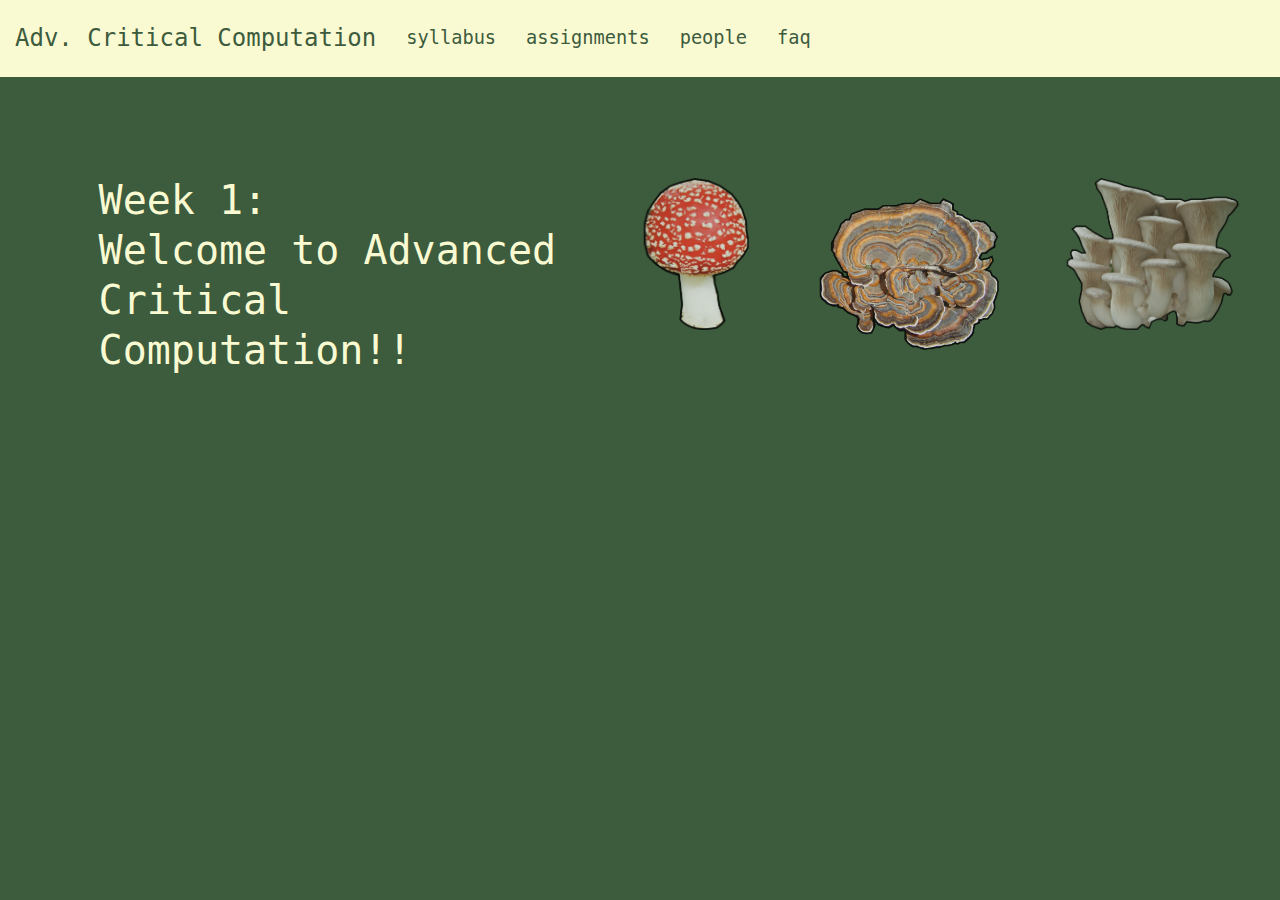
<file: index.html>
<!DOCTYPE html>
<html lang="en">
  <head>
    <meta charset="utf-8" />
    <meta http-equiv="X-UA-Compatible" content="IE=edge" />
    <meta name="viewport" content="width=device-width, initial-scale=1" />

    <title>Advanced Critical Computation </title>

    <!-- import the webpage's stylesheet -->
    <link rel="stylesheet" href="style.css" />

    <!-- import the webpage's javascript file -->
    <script src="/script.js" defer></script>
    <!-- import Google Font-->
    <link
      href="https://fonts.googleapis.com/css?family=Inconsolata&display=swap"
      rel="stylesheet"
    />
  </head>
  <body id="home">
    <div class="nav-container">
      <div class="title" style="font-size: 24px">
        Adv. Critical Computation
      </div>
      <div><a href="https://docs.google.com/document/d/1MHW4gKqAebGxtlj-LQ_BSc9FRSwSBS0zRttLsPj8EAE/edit#">syllabus</a></div>
      <div><a href="assignment/">assignments</a></div>
      <div><a href="people/">people</a></div>
      <div><a href="faq/">faq</a></div>
    </div>

    <div class="main-container">
      <div id="home-panel">
        <div class="blackBox">
          <div class="splash">
            Week 1: <br>
            Welcome to Advanced Critical Computation!! 
          </div>
        </div>
        <div class="falling-leaves">
        </div>
      </div>
      <div class="falling-leaves">
        <img id="king-trumpet" src="king_trumpet.png"/>
        <img id="turkey-tail "src="turkey_tail.png"/>
        <img id="toad-stool" src="toad_stool.png"/>
      </div>


    </div>
  </body>
</html>
</file>
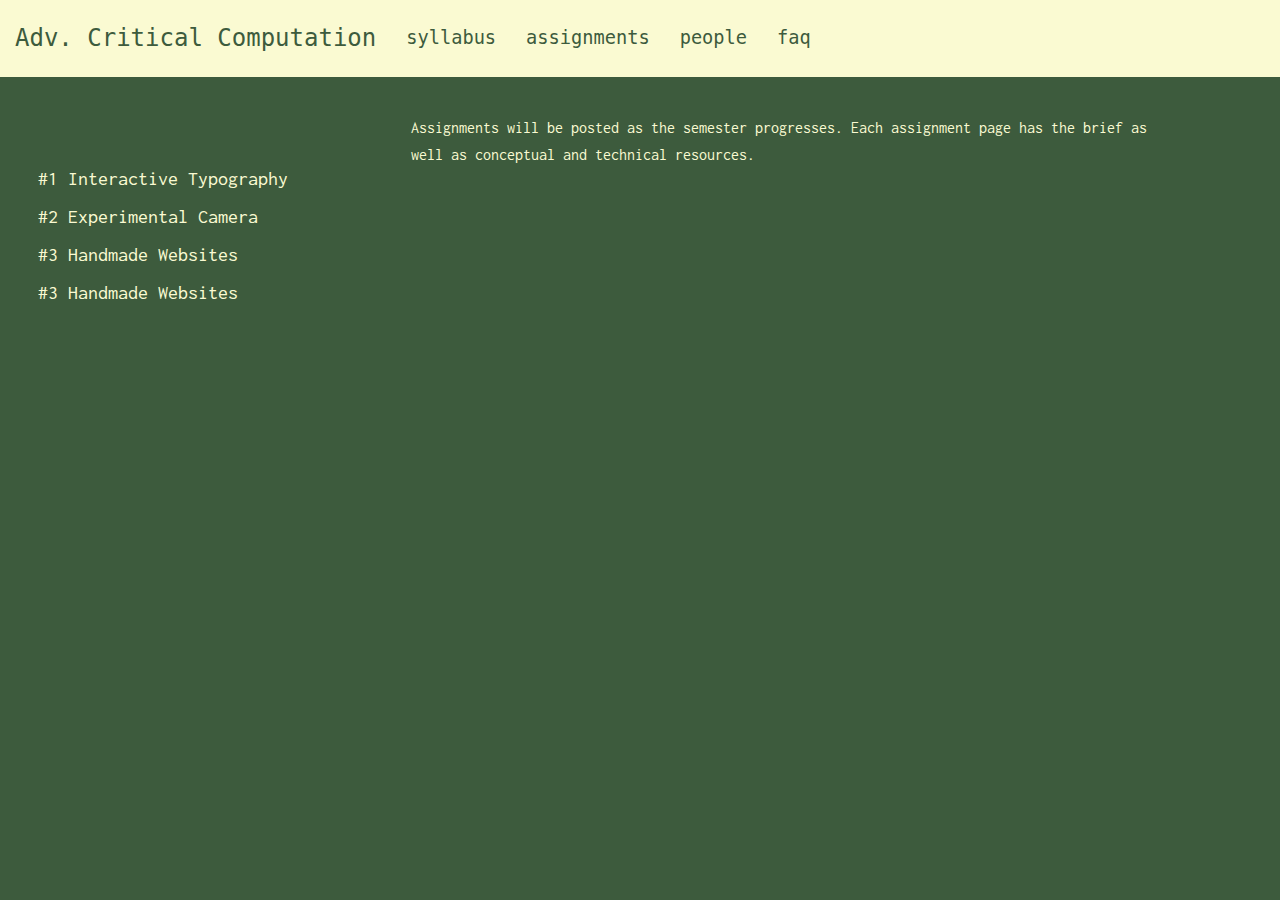
<file: assignment/index.html>
<!DOCTYPE html>
<html lang="en">
  <head>
    <meta charset="utf-8" />
    <meta http-equiv="X-UA-Compatible" content="IE=edge" />
    <meta name="viewport" content="width=device-width, initial-scale=1" />

    <title>Advanced Critical Computation </title>

    <!-- import the webpage's stylesheet -->
    <link rel="stylesheet" href="../style.css" />

    <!-- import the webpage's javascript file -->
    <script src="/script.js" defer></script>
  </head>
  <body>
    <div id="left" class="column">
      <div class="top-left"></div>
      <div class="bottom"></div>
    </div>
    <div id="right" class="column">
      <div class="top-right"></div>
      <div class="bottom"></div>
    </div>

    <div class="nav-container">
      <div class="title" style="font-size: 24px">
  <a href="../"> Adv. Critical Computation </a>
      </div>
      <div><a href="https://docs.google.com/document/d/1MHW4gKqAebGxtlj-LQ_BSc9FRSwSBS0zRttLsPj8EAE/edit#">syllabus</a></div>
 
      <div><a href="../assignment/">assignments</a></div>
      
      <div><a href="../people/">people</a></div>
      <div><a href="../faq/">faq</a></div>
    </div>

    <div class="main-container">
      <div id="sub-nav">
        <ul>
          <li><a href="1.html">#1 Interactive Typography</a></li>
          <li><a href="2.html">#2 Experimental Camera</a></li>
          <li><a href="3.html">#3 Handmade Websites</a></li>
          <li><a href="4.html">#3 Handmade Websites</a></li>
          <!-- 
          <li><a href="3.html">#3 Alt Interface</a></li>
          <li><a href="4.html">#4 Digital Divination </a></li>
          <li><a href="5.html">#5 Make Your Library </a></li> -->
        </ul>
      </div>
      <div id="main-panel">Assignments will be posted as the semester progresses. Each assignment page has the brief as well as conceptual and technical resources.</div>
    </div>
  </body>
</html>
</file>
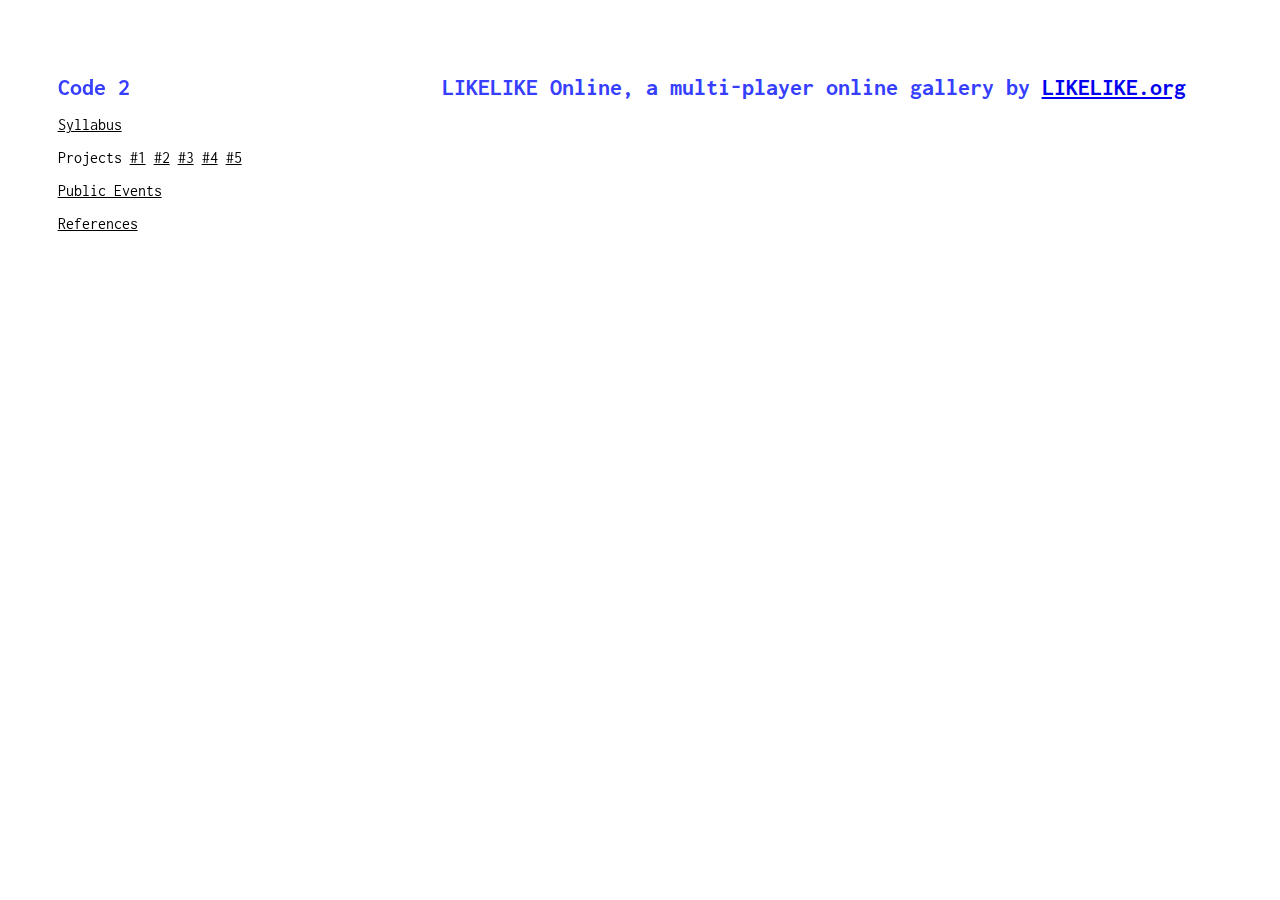
<file: old_code_2_website_files/index.html>
<!DOCTYPE html>
<html lang="en">
  <head>
    <title>Code 2</title>
    <meta charset="utf-8" />
    <meta http-equiv="X-UA-Compatible" content="IE=edge" />
    <meta name="viewport" content="width=device-width, initial-scale=1" />

    <!-- import the webpage's stylesheet -->
    <link rel="stylesheet" href="style.css" />

    <!-- import the webpage's javascript file -->
    <script src="/script.js" defer></script>

    <!-- import Google Font-->
    <link
      href="https://fonts.googleapis.com/css?family=Inconsolata&display=swap"
      rel="stylesheet"
    />
  </head>
  <body>
    <div class="nav">
      <h1>Code 2</h1>
      <ul>
        <li>
          <a
            href="https://docs.google.com/document/d/16yNNHgZIqe3B8W9TLSEBrOSo2KsAF5qVFqkZ8sEh2mc/edit?usp=sharing"
            target="blank"
            >Syllabus</a
          >
        </li>
         <li>
          Projects <a href="p1.html">#1</a> <a href="p2.html">#2</a>
          <a href="p3.html">#3</a> <a href="p4.html">#4</a> <a href="p5.html">#5</a>
        </li>
        <li><a href="events.html">Public Events</a></li>
        <li><a href="readings.html">References</a></li>
<!--         <li><a href="people.html">People</a></li> -->
      </ul>
    </div>

    <div class="content">
      
<!--             <h1>
        VIRUS (2020), Ksawery Kirklewski
      </h1>
      <iframe src ="https://www.ksawerykomputery.pl/works/virus"></iframe> -->
      
      <h1>
        LIKELIKE Online, a multi-player online gallery by <a href="http://likelike.org/shows/">LIKELIKE.org</a>
      </h1>
      <iframe src ="https://likelike.glitch.me/?room=likelikeOutside"></iframe>
      
<!--       <h1>
        Drag your mouse on screen to reveal the sentence:
      </h1>
      <h1>
        <iframe src="https://editor.p5js.org/xinxin/embed/rkrze5cqaJN"></iframe>
      </h1>

      <p>
        Generative Gestaltung – Creative Coding im Web
        <br />
        ISBN: 978-3-87439-902-9, First Edition, Hermann Schmidt, Mainz, 2018
        <br />Benedikt Groß, Hartmut Bohnacker, Julia Laub, Claudius Lazzeroni
        with contributions by Joey Lee and Niels Poldervaart <br />Copyright
        2018
        <br />Licensed under the Apache License, Version 2.0 (the "License");
        you may not use this file except in compliance with the License. You may
        obtain a copy of the License at
        http://www.apache.org/licenses/LICENSE-2.0. Unless required by
        applicable law or agreed to in writing, software WITHOUT WARRANTIES OR
        CONDITIONS OF ANY KIND, either express or implied. See the License
        for the specific language governing permissions and limitations under
        the License.
      </p> -->

      <!--       <h1>
        Chillin (2019), Dae In Chung
      </h1>
      <iframe src="https://editor.p5js.org/undefined/embed/Bw3ctAw1C"></iframe> -->
<!--       <h1>
        angels are real, Lark VCR
      </h1>
      
      <iframe src="https://larkvcr.com/angelsarereal/" style="height:800px"></iframe> -->
      <!--       https://larkvcr.com/angelsarereal/ -->
      
<!--       <h1>
        self playing system number 9 (2019), Lee Tusman
      </h1>
      <iframe src="http://leetusman.com/everyday/100/" style="height:600px"></iframe> -->
    </div>
  </body>
</html>
</file>
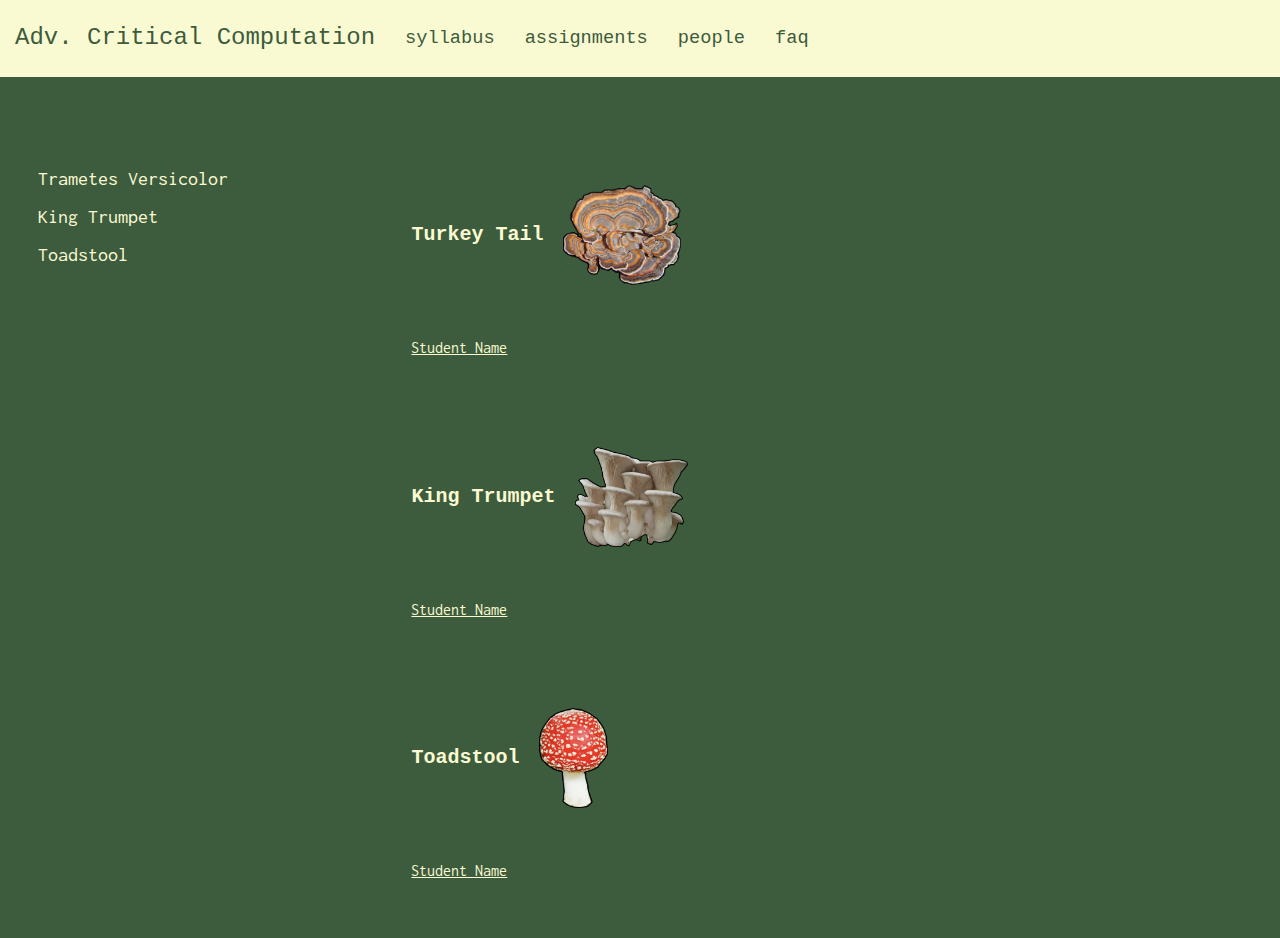
<file: people/index.html>
<!DOCTYPE html>
<html lang="en">
  <head>
    <meta charset="utf-8" />
    <meta http-equiv="X-UA-Compatible" content="IE=edge" />
    <meta name="viewport" content="width=device-width, initial-scale=1" />

    <title>Advanced Critical Computation </title>

    <!-- import the webpage's stylesheet -->
    <link rel="stylesheet" href="../style.css" />

    <!-- import the webpage's javascript file -->
    <script src="/script.js" defer></script>
  </head>
  <body>
    <div class="nav-container">
      <div class="title" style="font-size: 24px">
         <a href="../"> Adv. Critical Computation </a>
      </div>
      <div><a href="https://docs.google.com/document/d/1MHW4gKqAebGxtlj-LQ_BSc9FRSwSBS0zRttLsPj8EAE/edit#">syllabus</a></div>
 
      <div><a href="../assignment/">assignments</a></div>
      
      <div><a href="../people/">people</a></div>
      <div><a href="../faq/">faq</a></div>
    </div>
    <div class="main-container">
      <div id="sub-nav">
        <ul>
          <li><a href="#section0">Trametes Versicolor</a></li>
          <li><a href="#section1">King Trumpet</a></li>
          <li><a href="#section2">Toadstool</a></li>
        </ul>
      </div>
      <div id="main-panel">
        <div class="block" id="section0">
          <h1>
            Turkey Tail<span class="plant-icon">        <img id="turkey-tail "src="../turkey_tail.png"/></span>
          </h1>
        </div>
        <ul class="bullet people">
          <li>
            <a href=""
              >Student Name
            </a>
          </li>
        </ul>

        <div class="block" id="section1">
          <h1>
            King Trumpet<span class="plant-icon"
              > <img id="king-trumpet" src="../king_trumpet.png"/></span>
          </h1>
        </div>
        <ul class="bullet people">
          <li><a href="">Student Name</a></li>
        </ul>

        <div class="block" id="section2">
          <h1>
            Toadstool<span class="plant-icon">        <img id="toad-stool" src="../toad_stool.png"/></span>
          </h1>
        </div>
         <ul class="bullet people">
          <li><a href="">Student Name</a></li>
        </ul>
      </div>
    </div>
    <script>
      jQuery(document).ready(function ($) {
        var $root = $('html, body');
        $('a[href^="#"]').click(function () {
          var href = $.attr(this, 'href');
          $root.animate(
            {
              scrollTop: $(href).offset().top
            },
            500,
            function () {
              window.location.hash = href;
            }
          );

          return false;
        });
      });
    </script>
  </body>
</html>
</file>
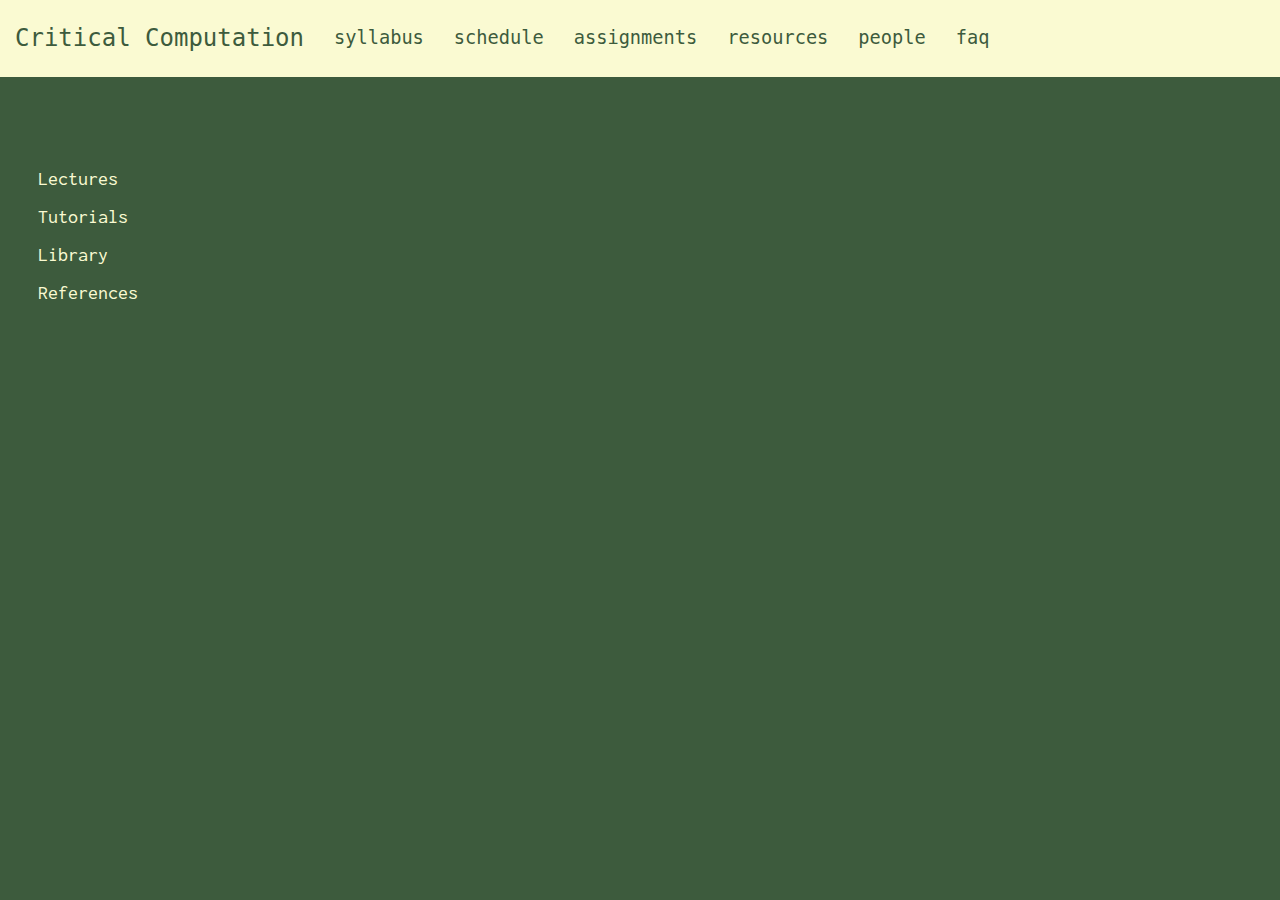
<file: resource/index.html>
<!DOCTYPE html>
<html lang="en">
  <head>
    <meta charset="utf-8" />
    <meta http-equiv="X-UA-Compatible" content="IE=edge" />
    <meta name="viewport" content="width=device-width, initial-scale=1" />

    <title>Critical Computation</title>

    <!-- import the webpage's stylesheet -->
    <link rel="stylesheet" href="../style.css" />

    <!-- import the webpage's javascript file -->
    <script src="/script.js" defer></script>
  </head>
  <body>
    <div class="nav-container">
            <div style ="font-size: 24px">
           <a href="../">
        Critical Computation
        </a>
      </div>
      <div><a href="../syllabus/">syllabus</a></div>
      <div><a href="https://docs.google.com/document/d/1l0HaO8BubWrRw_8l3BBMbN8OaBlGHP2dmz74r9hjXS4/edit?usp=sharing" target="blank">schedule</a></div>
      <div><a href="../assignment/">assignments</a></div>
            <div><a href="../resource/">resources</a></div>
      <div><a href="../people/">people</a></div>
                <div><a href="../faq/">faq</a></div>
    </div>
    <div class="main-container">
      <div id="sub-nav">
        <ul>
          <li><a href="lectures.html">Lectures</a></li>
          <li><a href="tutorials.html">Tutorials</a></li>
          <li><a href="library.html">Library</a></li>
          <li><a href="references.html">References</a></li>
        </ul>
      </div>
      <div id="main-panel">
   
      </div>
    </div>
  </body>
</html>
</file>
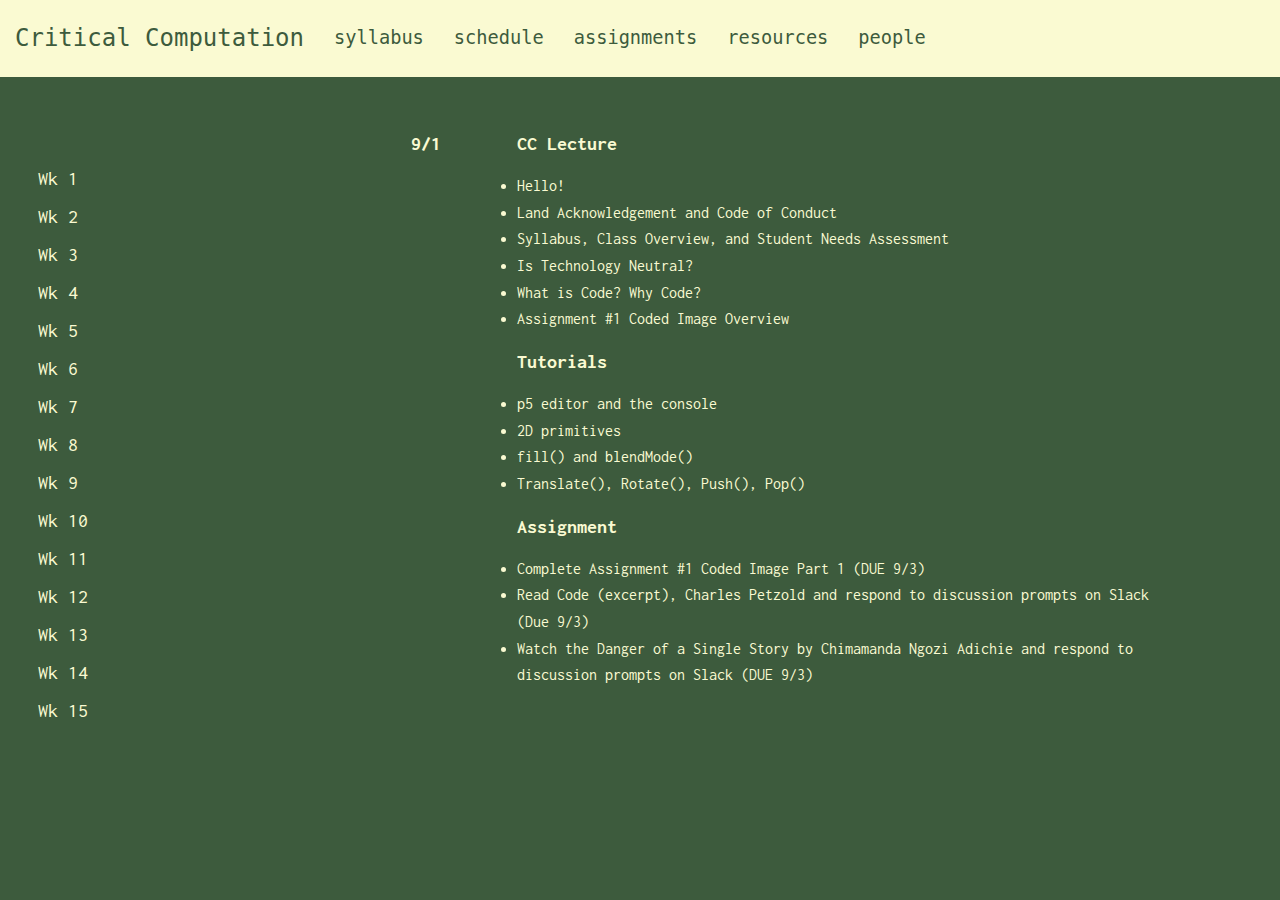
<file: schedule/index.html>
<!DOCTYPE html>
<html lang="en">
  <head>
    <meta charset="utf-8" />
    <meta http-equiv="X-UA-Compatible" content="IE=edge" />
    <meta name="viewport" content="width=device-width, initial-scale=1" />

    <title>Critical Computation</title>

    <!-- import the webpage's stylesheet -->
  <link rel="stylesheet" href="../style.css" />

    <!-- import the webpage's javascript file -->
    <script src="/script.js" defer></script>
  </head>
  <body>
    <div class="nav-container">
       <div style ="font-size: 24px">
      <a href="../">
        Critical Computation
        </a>
      </div>
      <div><a href="../syllabus/">syllabus</a></div>
      <div><a href="../schedule/">schedule</a></div>
      <div><a href="../assignment/">assignments</a></div>
      <div><a href="../resource/">resources</a></div>
      <div><a href="../people/">people</a></div>
    </div>
    <div class="main-container">
      <div id="sub-nav">
        <ul>
          <li>Wk 1</li>
          <li>Wk 2</li>
          <li>Wk 3</li>
          <li>Wk 4</li>
          <li>Wk 5</li>
          <li>Wk 6</li>
          <li>Wk 7</li>
          <li>Wk 8</li>
          <li>Wk 9</li>
          <li>Wk 10</li>
          <li>Wk 11</li>
          <li>Wk 12</li>
          <li>Wk 13</li>
          <li>Wk 14</li>
          <li>Wk 15</li>
        </ul>
      </div>
      <div id="main-panel">
        <div class="date">
          <h2>
            9/1
          </h2>
        </div>

        <div class="outline">
          <h2>
            CC Lecture
          </h2>
          <ul>
            <li class="bullet">Hello!</li>
            <li class="bullet">Land Acknowledgement and Code of Conduct</li>
            <li class="bullet">
              Syllabus, Class Overview, and Student Needs Assessment
            </li>
            <li class="bullet">Is Technology Neutral?</li>
            <li class="bullet">What is Code? Why Code?</li>
            <li class="bullet">Assignment #1 Coded Image Overview</li>
          </ul>
          <h2>
            Tutorials
          </h2>
          <ul>
            <li class="bullet">p5 editor and the console</li>
            <li class="bullet">2D primitives</li>
            <li class="bullet">fill() and blendMode()</li>
            <li class="bullet">Translate(), Rotate(), Push(), Pop()</li>
          </ul>

          <h2>
            Assignment
          </h2>
          <ul>
            <li class="bullet">
              Complete Assignment #1 Coded Image Part 1 (DUE 9/3)
            </li>
            <li class="bullet">
              Read Code (excerpt), Charles Petzold and respond to discussion
              prompts on Slack (Due 9/3)
            </li>
            <li class="bullet">
              Watch the Danger of a Single Story by Chimamanda Ngozi Adichie and
              respond to discussion prompts on Slack (DUE 9/3)
            </li>
          </ul>
        </div>
      </div>
    </div>
  </body>
</html>
</file>
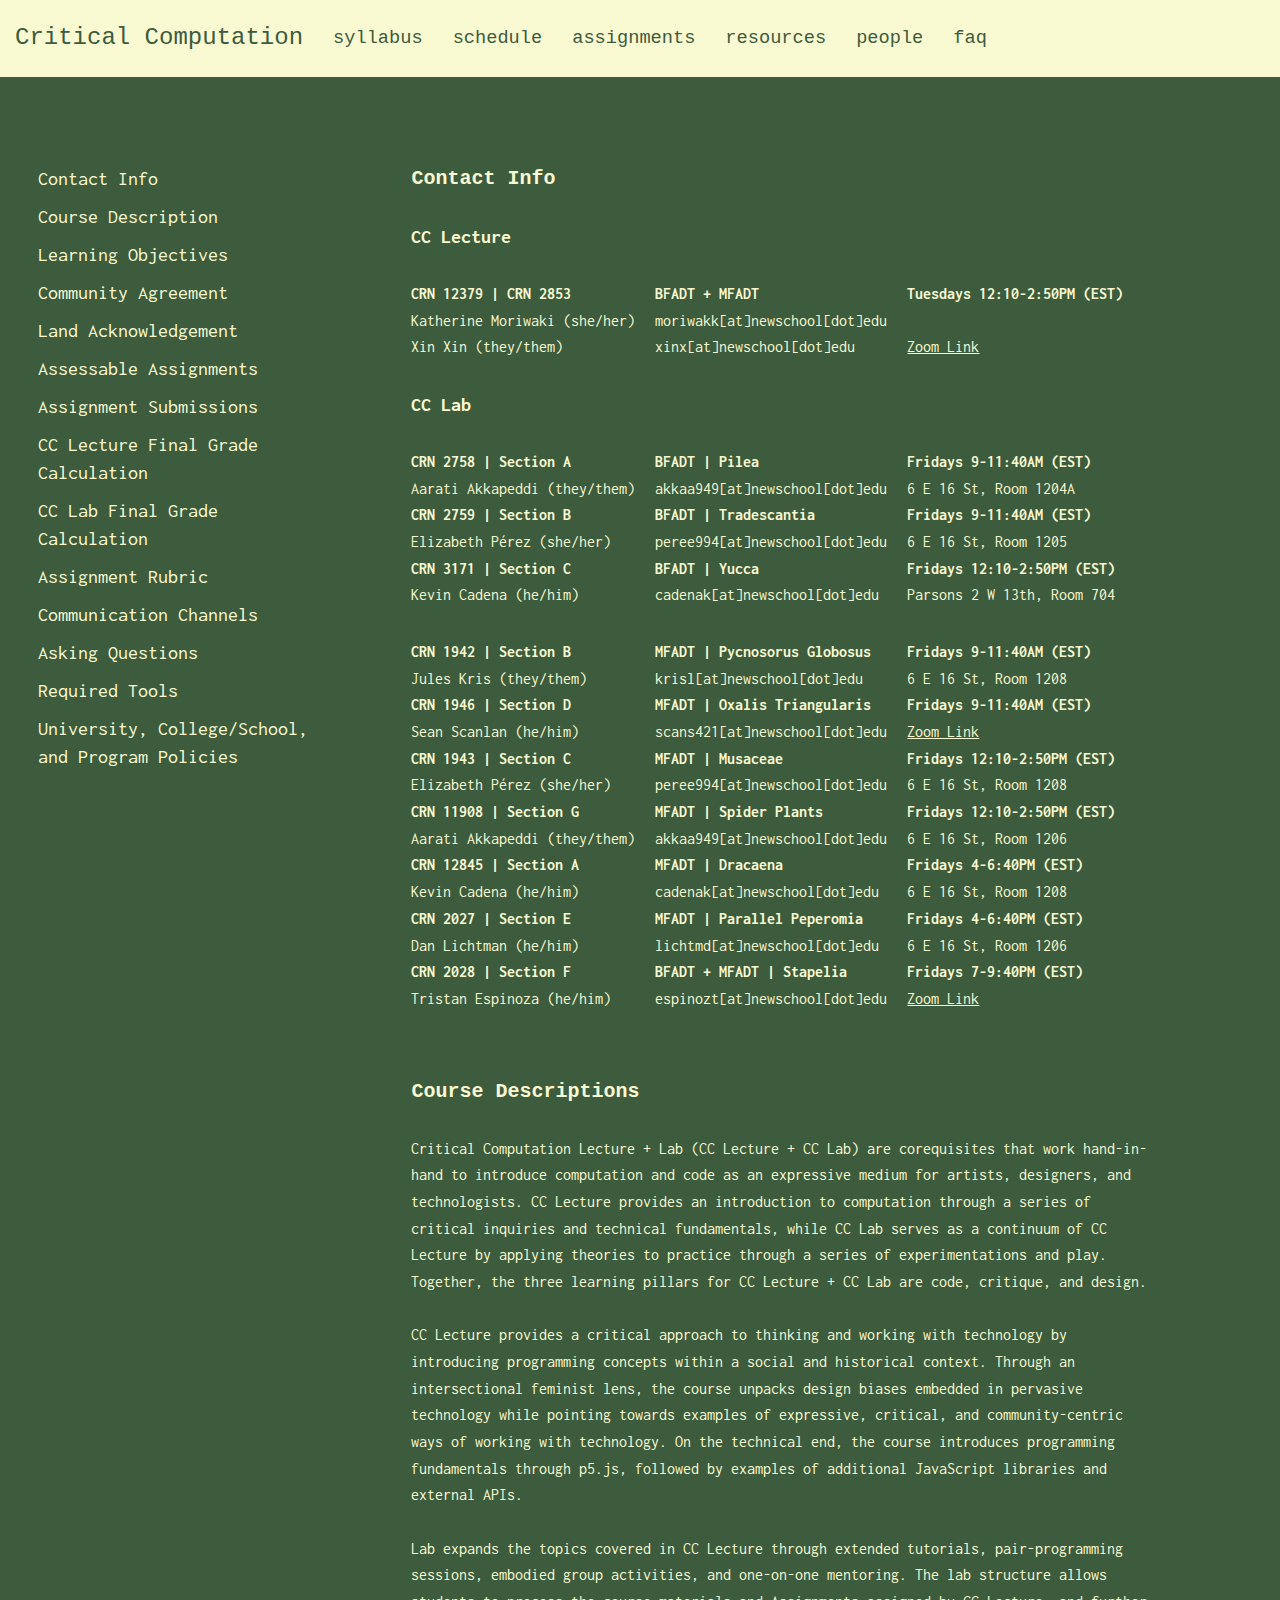
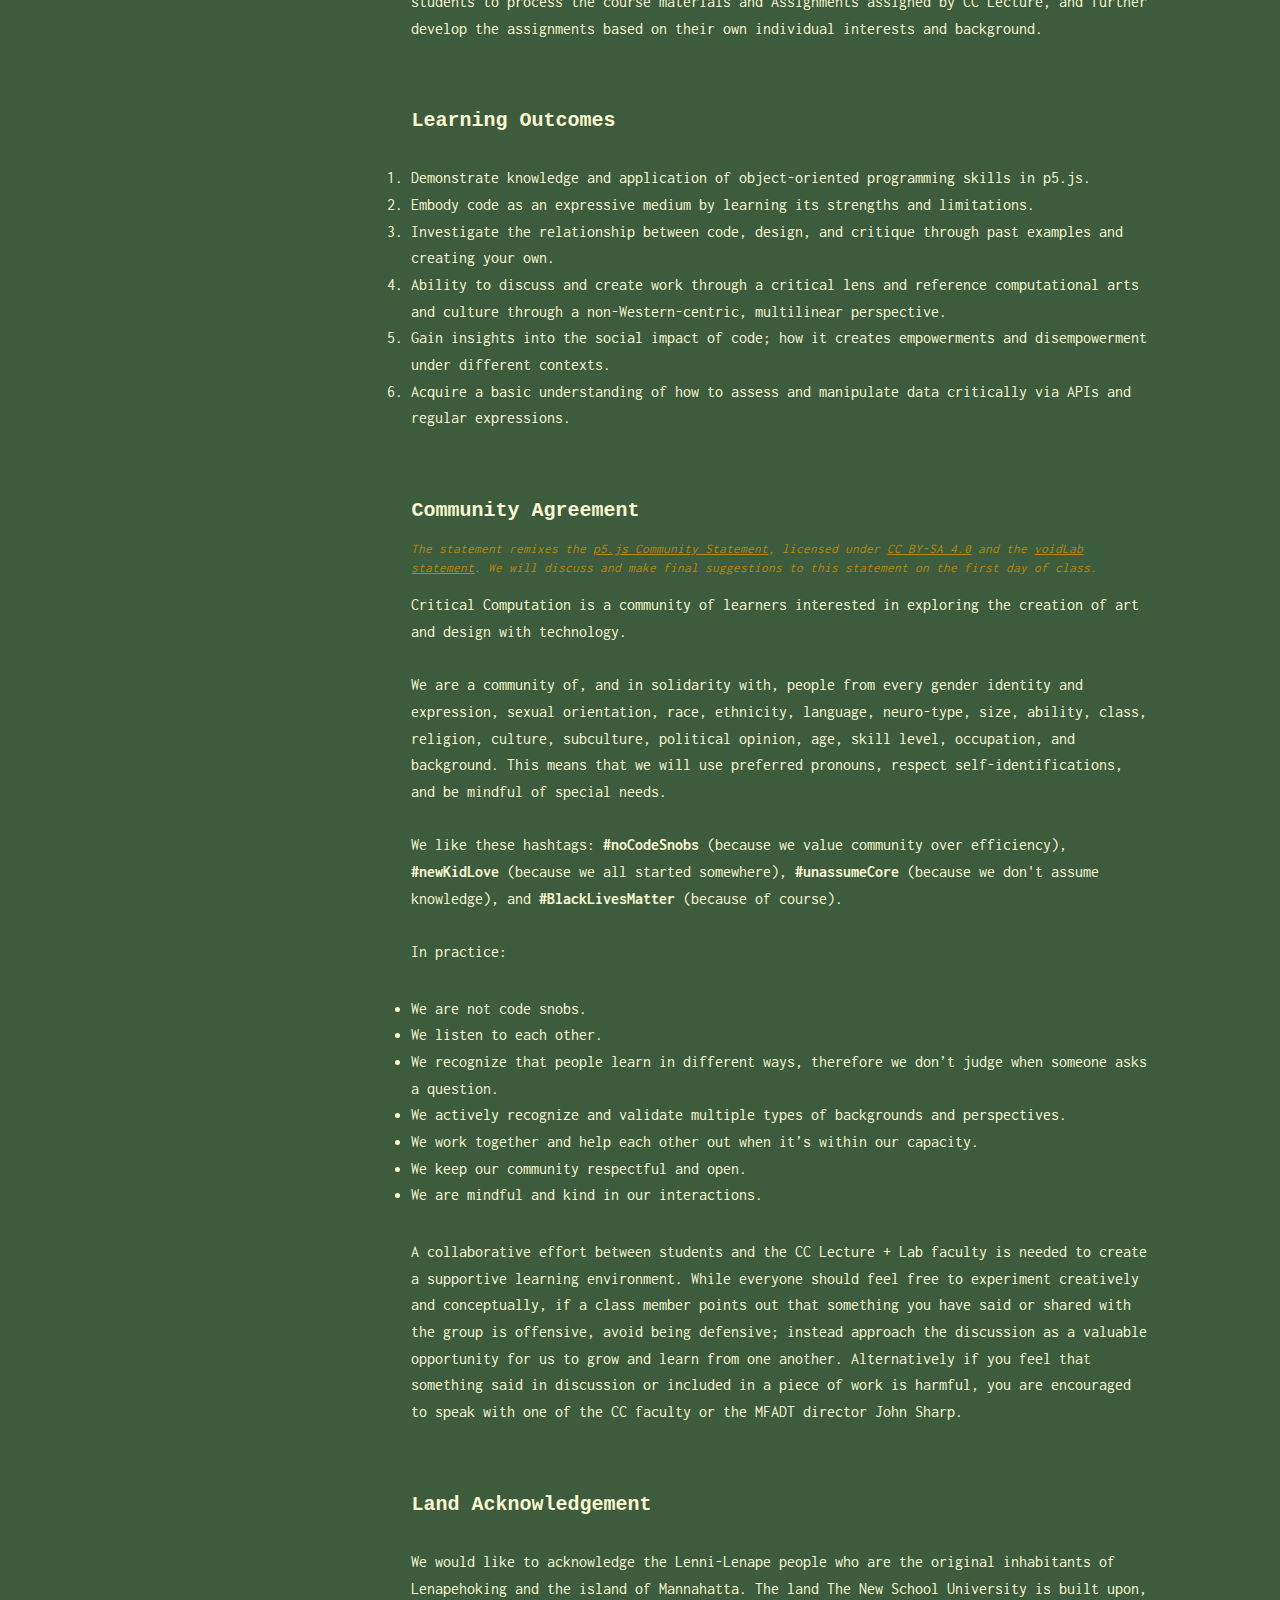
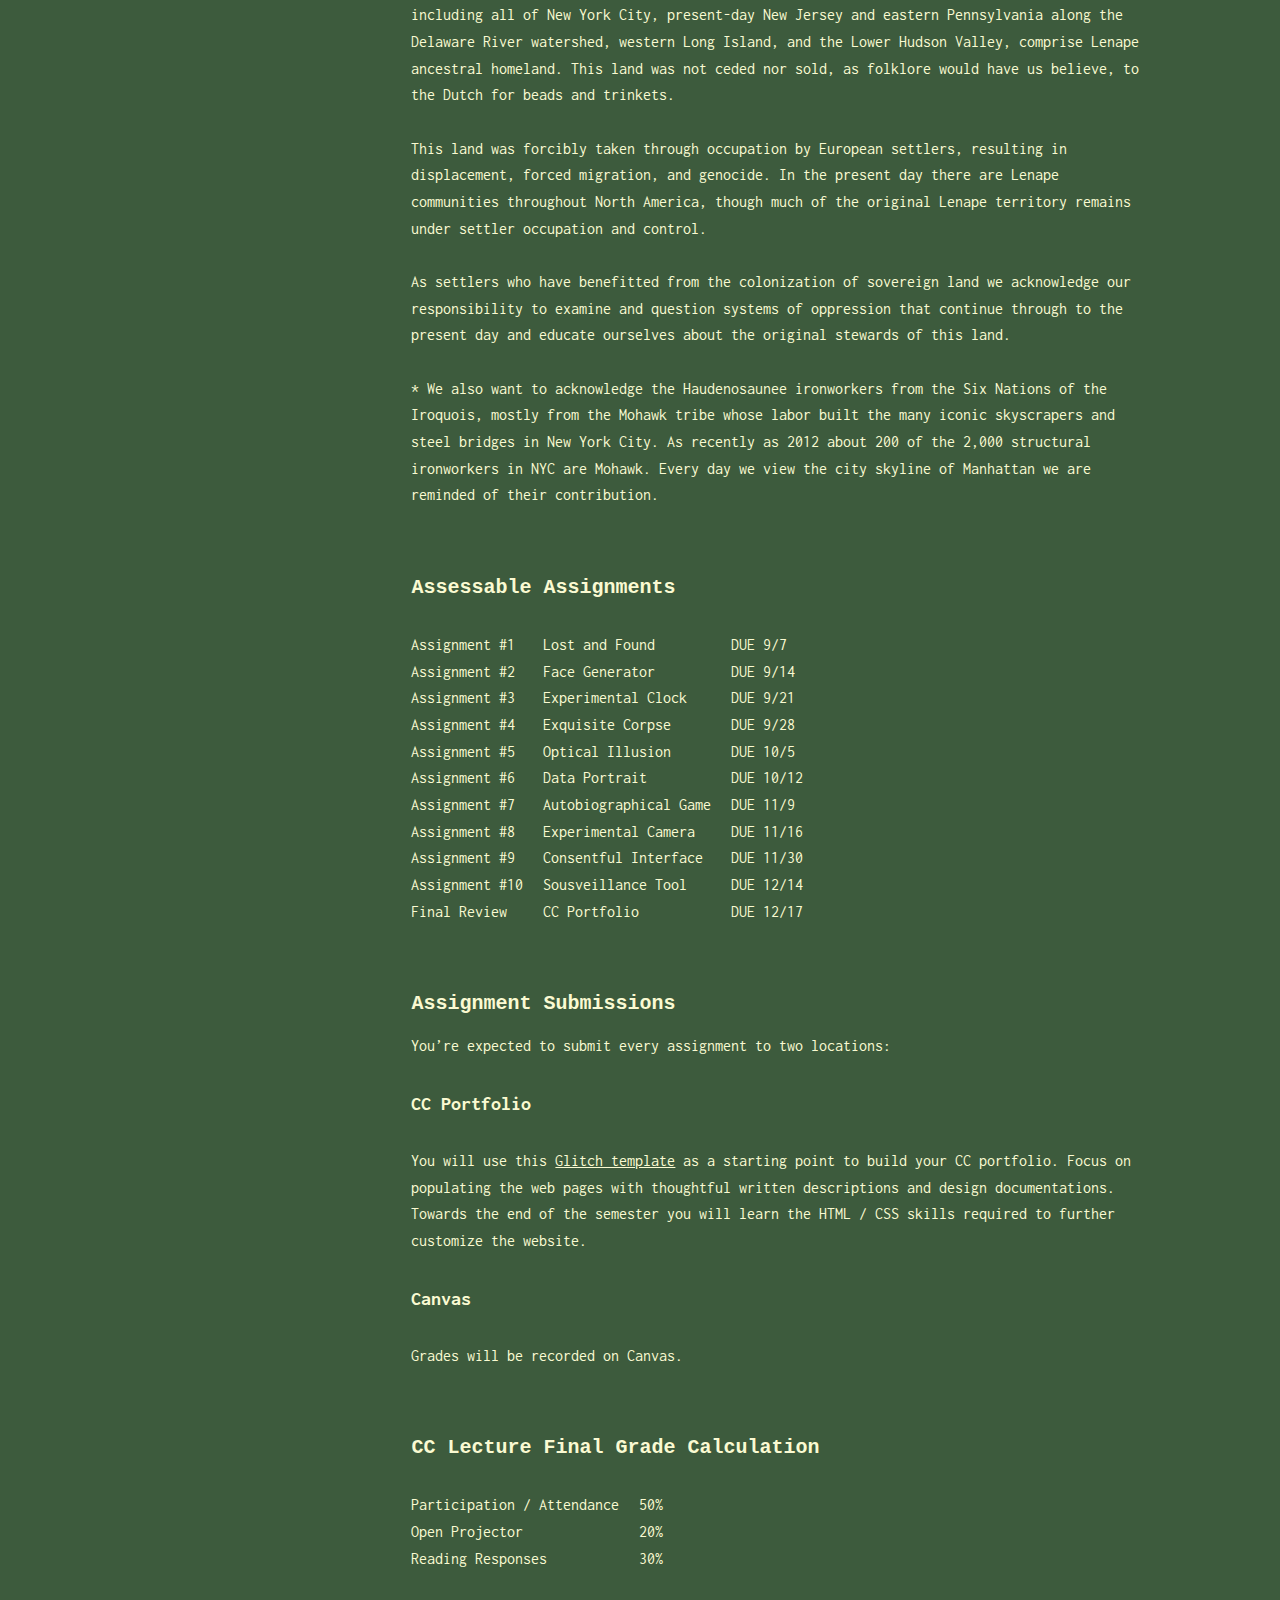
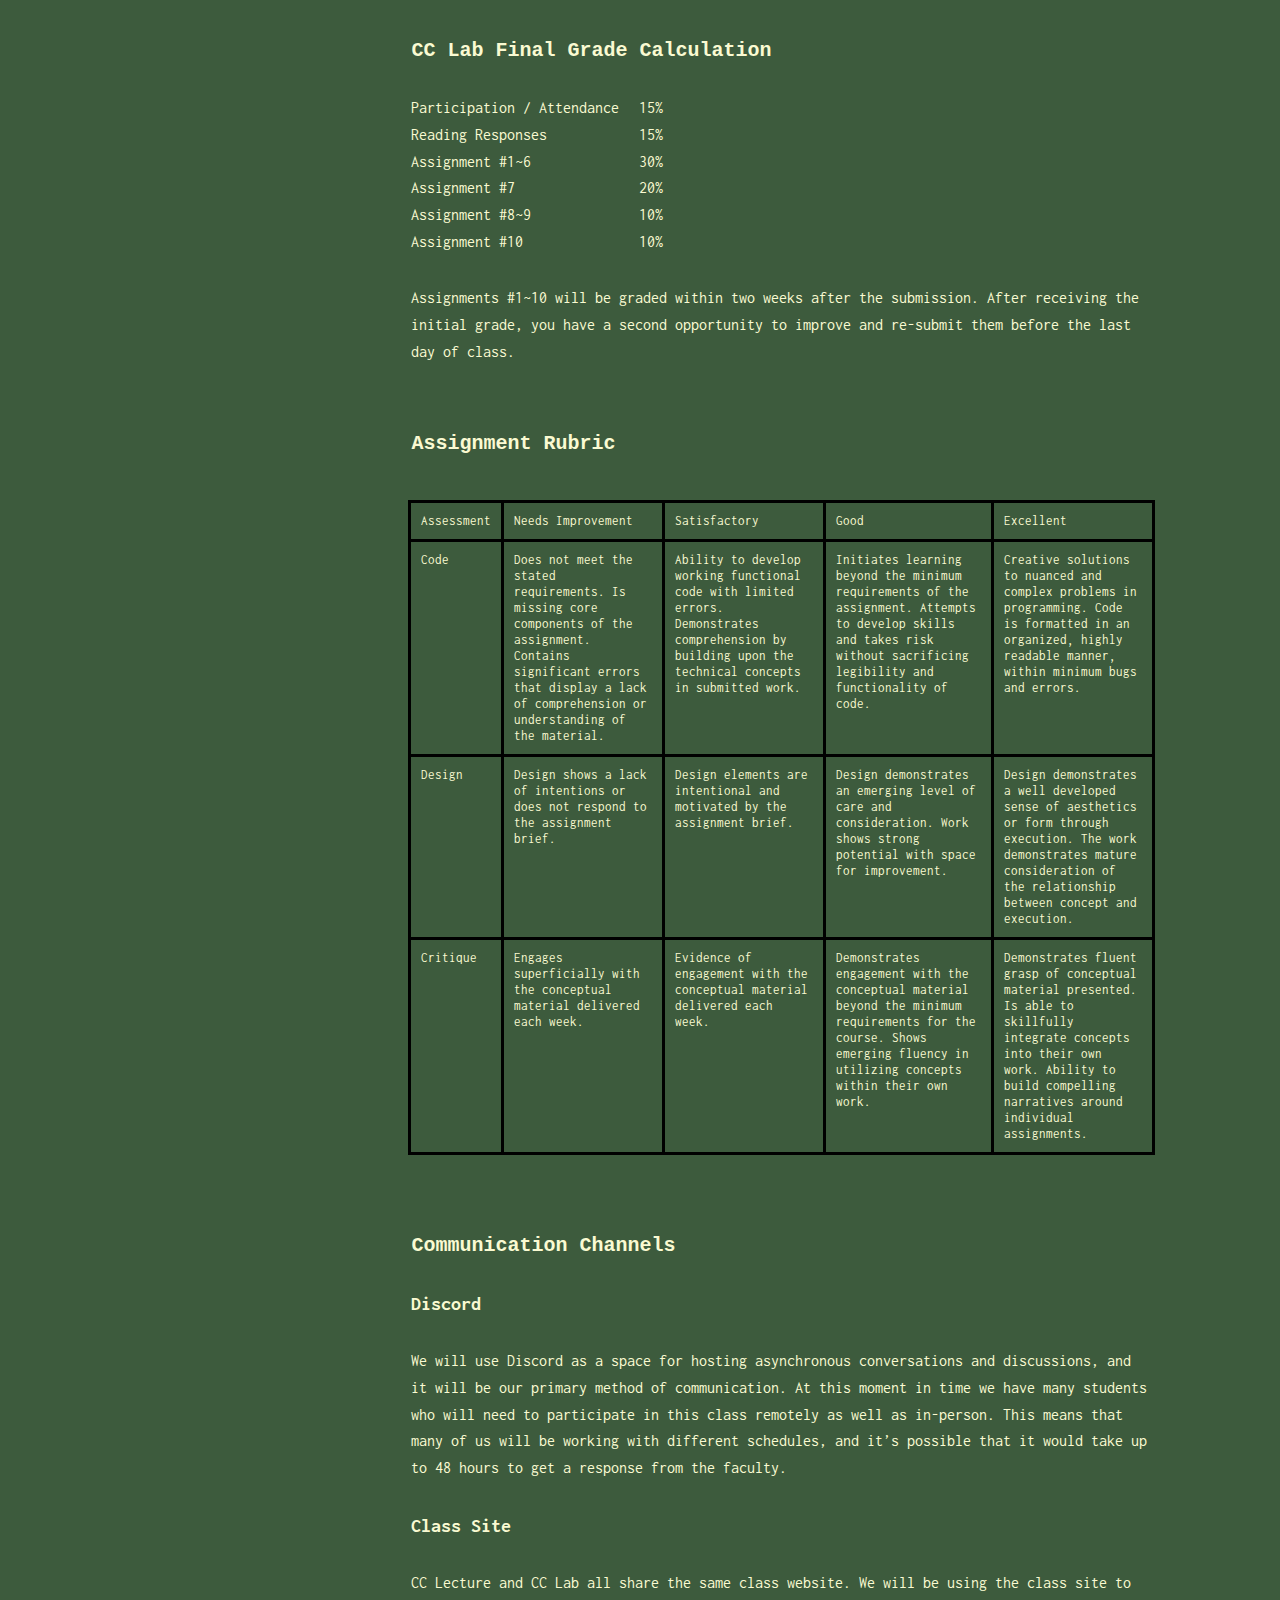
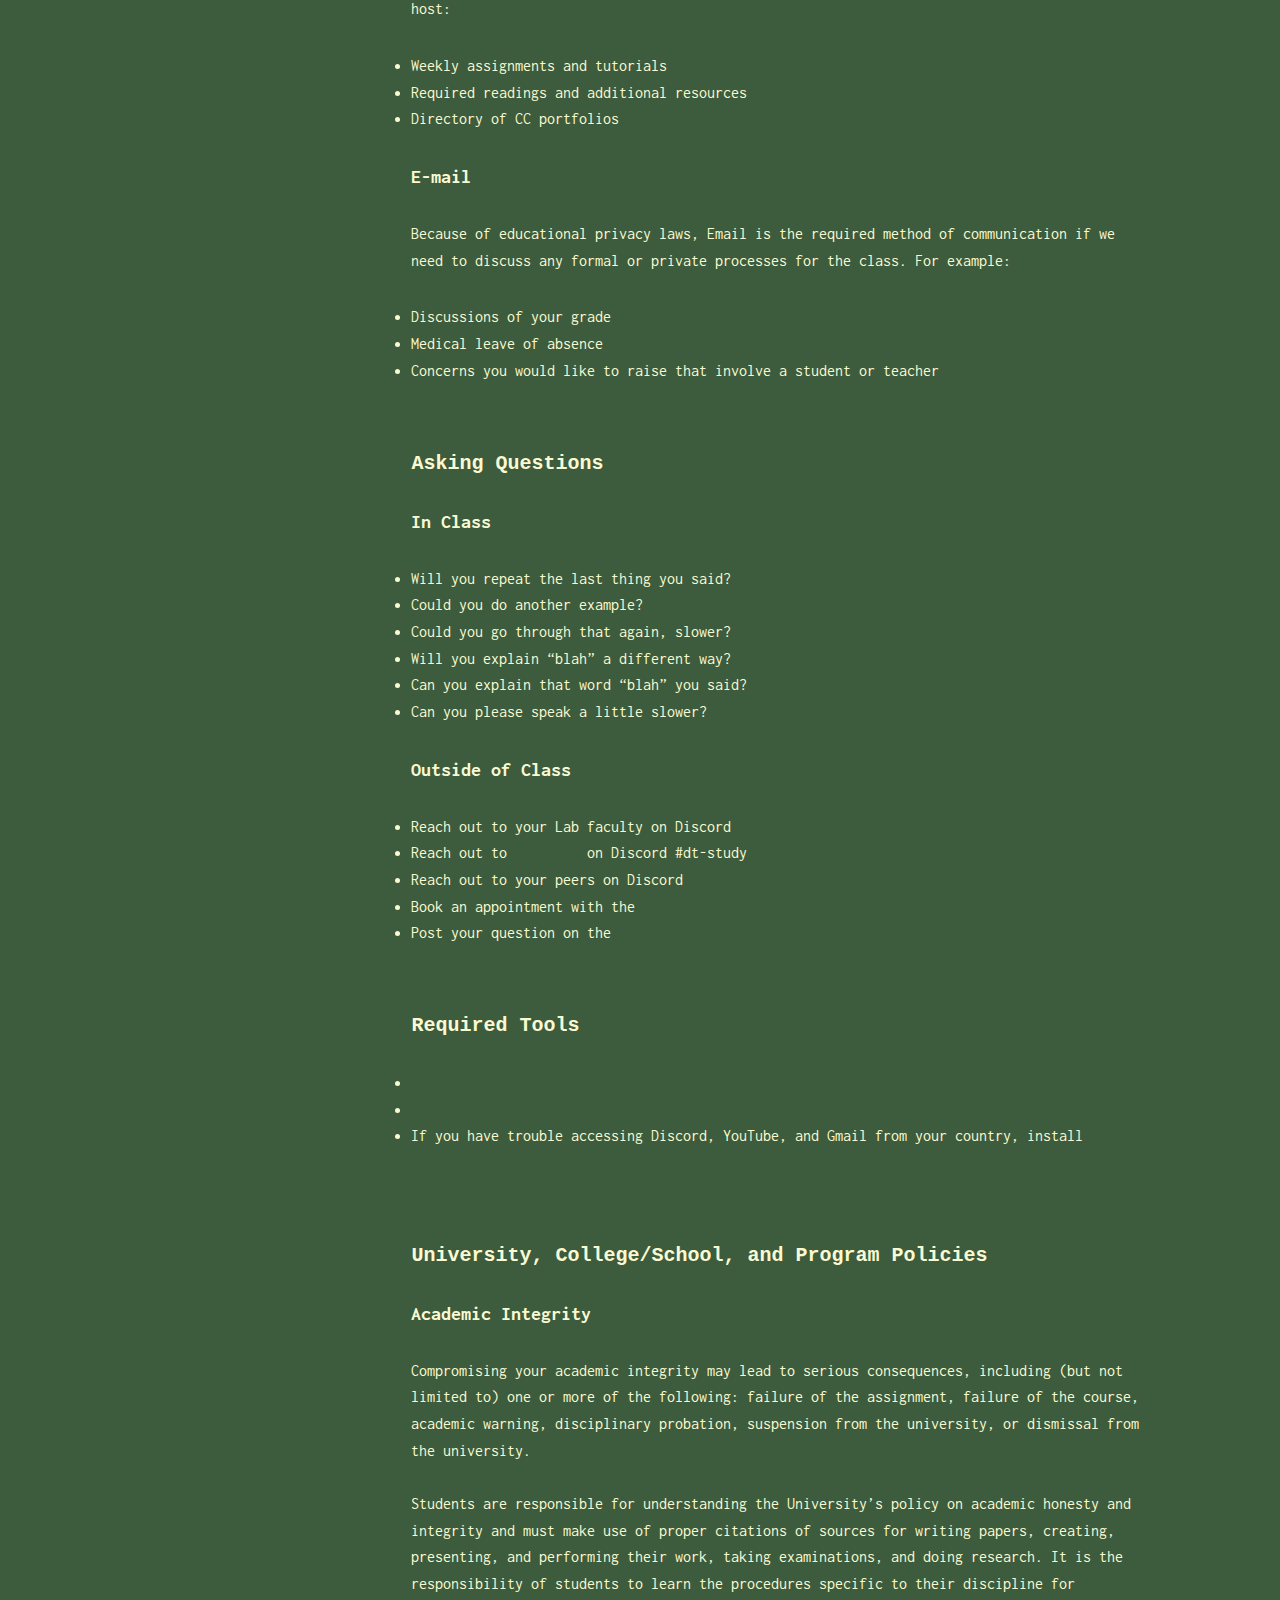
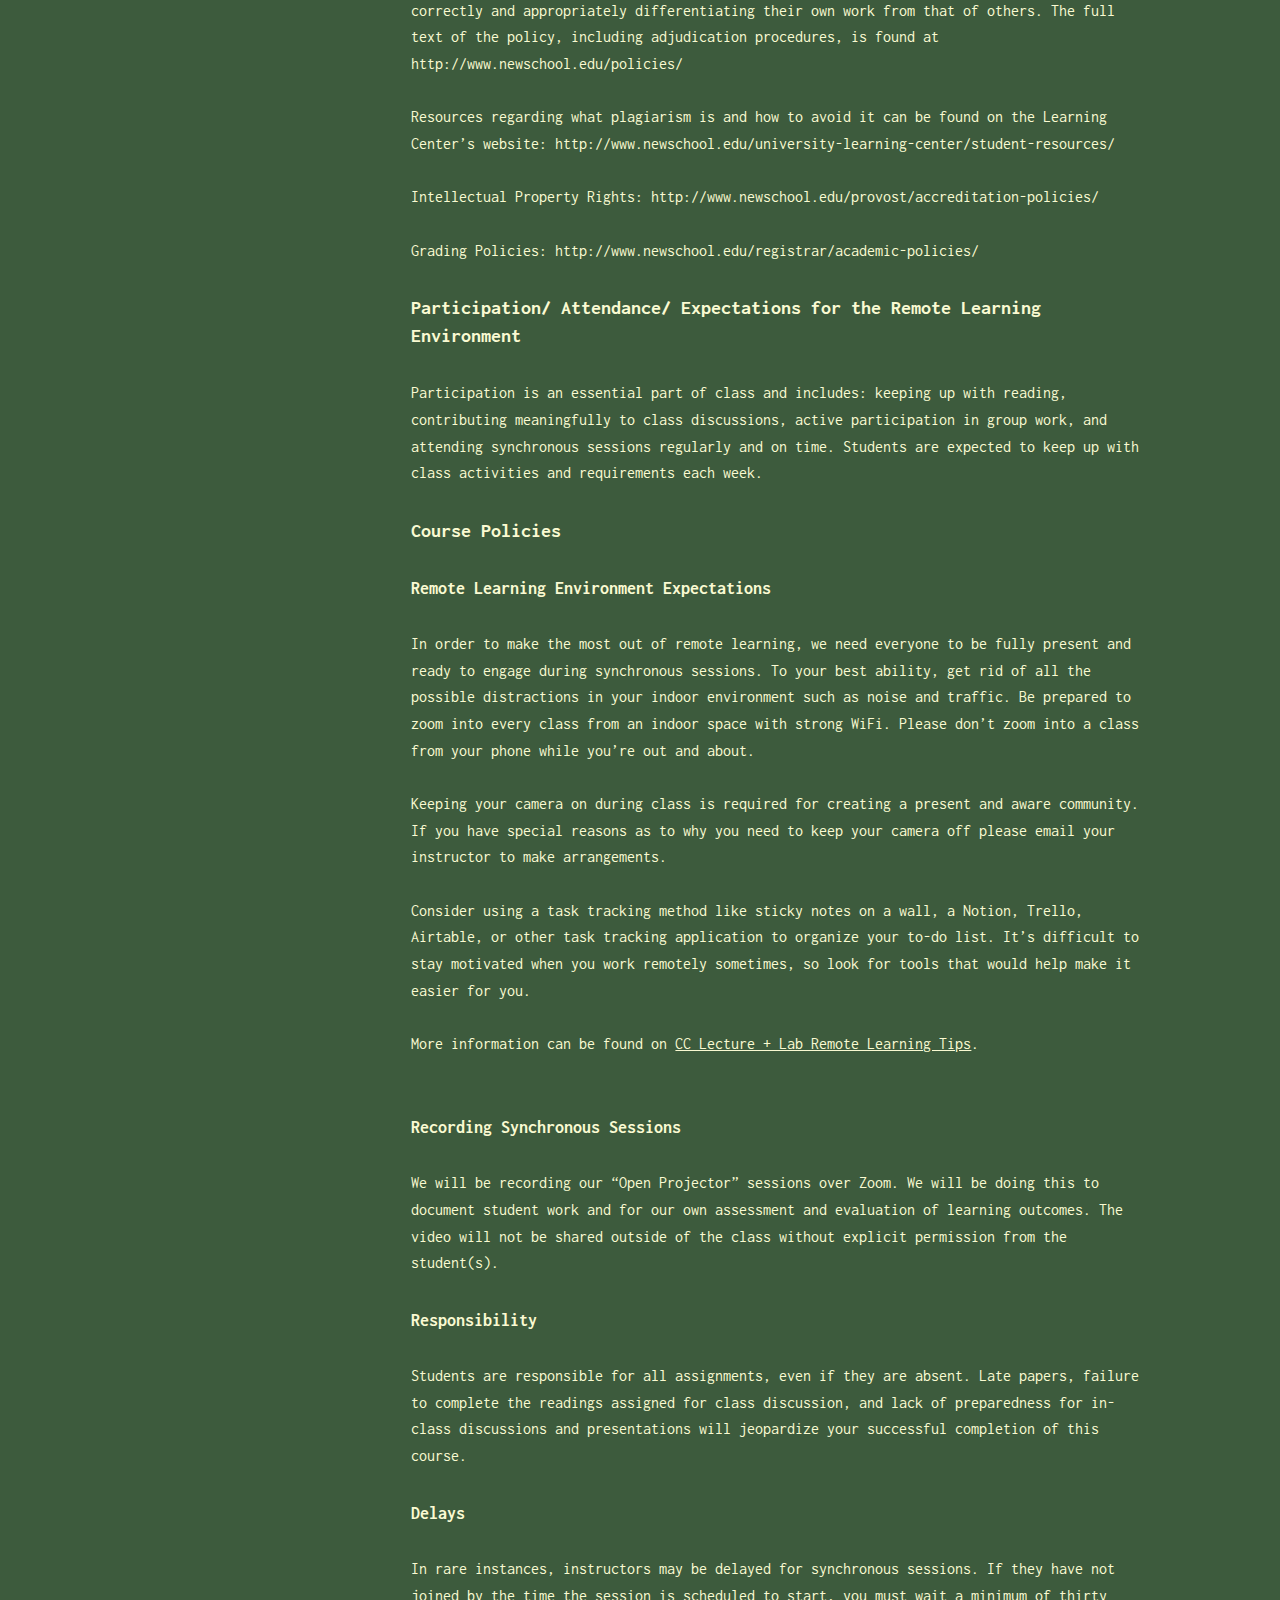
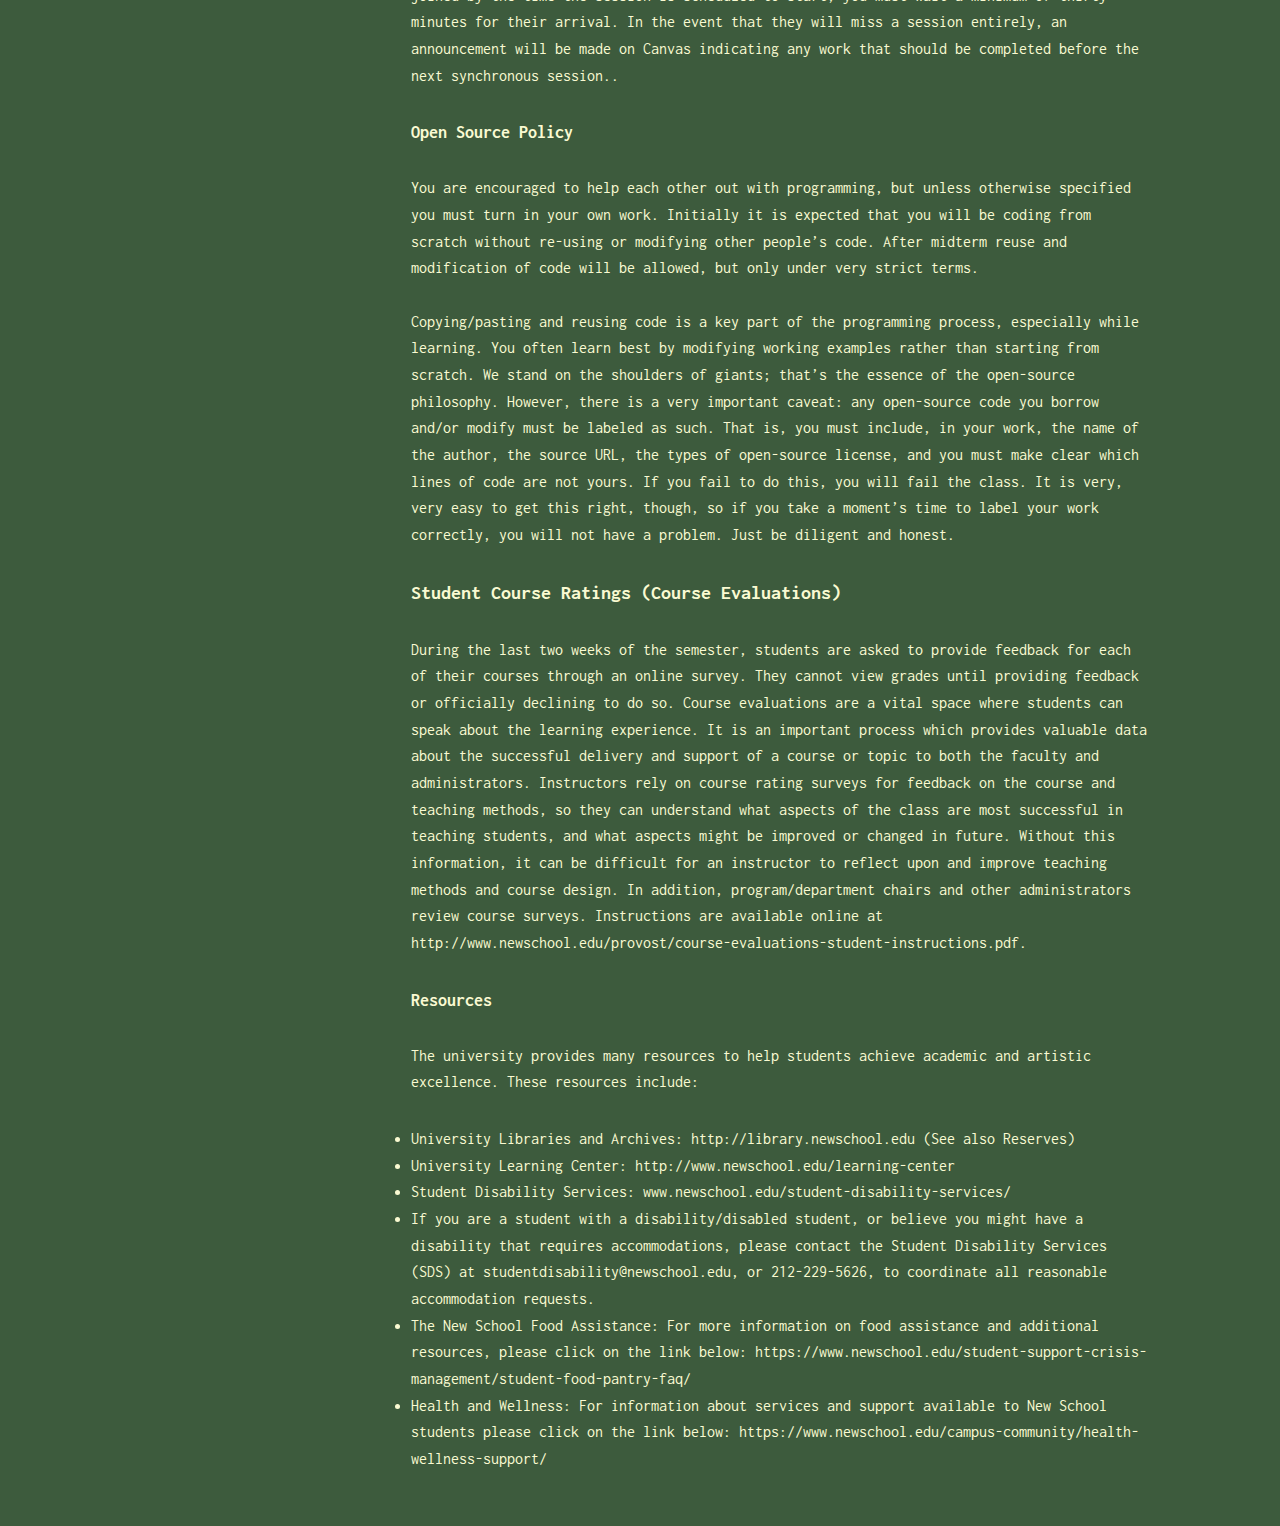
<file: syllabus/index.html>
<!DOCTYPE html>
<html lang="en">
  <head>
    <meta charset="utf-8" />
    <meta http-equiv="X-UA-Compatible" content="IE=edge" />
    <meta name="viewport" content="width=device-width, initial-scale=1" />

    <title>Critical Computation</title>

    <!-- import the webpage's stylesheet -->
    <link rel="stylesheet" href="../style.css" />

    <!-- import the webpage's javascript file -->
    <script src="/script.js" defer></script>

    <!-- import JQuery -->
    <script src="https://ajax.googleapis.com/ajax/libs/jquery/3.5.1/jquery.min.js"></script>
  </head>
  <body>
    <div class="nav-container">
      <div style="font-size: 24px">
        <a href="../">
          Critical Computation
        </a>
      </div>
      <div><a href="../syllabus/">syllabus</a></div>
      <div>
        <a
          href="https://docs.google.com/document/d/1l0HaO8BubWrRw_8l3BBMbN8OaBlGHP2dmz74r9hjXS4/edit?usp=sharing"
          target="blank"
          >schedule</a
        >
      </div>
      <div><a href="../assignment/">assignments</a></div>
      <div><a href="../resource/">resources</a></div>
      <div><a href="../people/">people</a></div>
      <div><a href="../faq/">faq</a></div>
    </div>
    <div class="main-container">
      <div id="sub-nav">
        <ul>
          <li><a href="#section0">Contact Info</a></li>
          <li><a href="#section1">Course Description</a></li>
          <li><a href="#section2">Learning Objectives</a></li>
          <li><a href="#section3">Community Agreement</a></li>
          <li><a href="#section4">Land Acknowledgement</a></li>
          <li><a href="#section5">Assessable Assignments</a></li>
          <li><a href="#section6">Assignment Submissions </a></li>
          <li><a href="#section7">CC Lecture Final Grade Calculation</a></li>
          <li><a href="#section8">CC Lab Final Grade Calculation</a></li>
          <li><a href="#section9">Assignment Rubric</a></li>
          <li><a href="#section10">Communication Channels</a></li>
          <li><a href="#section11">Asking Questions</a></li>
          <li><a href="#section12">Required Tools</a></li>
          <li>
            <a href="#section13"
              >University, College/School, and Program Policies</a
            >
          </li>
        </ul>
      </div>
      <div id="main-panel">
        <div id="section0">
          <h1>
            Contact Info
          </h1>
        </div>

        <div class="block">
          <h2>
            CC Lecture
          </h2>
        </div>

        <div class="assignment-grid-container">
          <div class="assignment-grid-item"><b>CRN 12379 | CRN 2853</b></div>
          <div class="assignment-grid-item">
            <b>BFADT + MFADT</b>
          </div>
          <div class="assignment-grid-item"><b>Tuesdays 12:10-2:50PM (EST)</b></div>
          <div class="assignment-grid-item">Katherine Moriwaki (she/her)</div>
          <div class="assignment-grid-item">moriwakk[at]newschool[dot]edu</div>
          <div class="assignment-grid-item"></div>

          <div class="assignment-grid-item">Xin Xin (they/them)</div>
          <div class="assignment-grid-item">xinx[at]newschool[dot]edu</div>
            <a href="https://NewSchool.zoom.us/j/94218412114">Zoom Link</a>
        </div>

        <div class="block">
          <h2> CC Lab</h2>
        </div>

        <div class="assignment-grid-container">
          <div class="assignment-grid-item"><b>CRN 2758 | Section A</b></div>
          <div class="assignment-grid-item">
            <b>BFADT | Pilea</b>
          </div>
          <div class="assignment-grid-item">
            <b>Fridays 9-11:40AM (EST)</b>
          </div>
          <div class="assignment-grid-item">Aarati Akkapeddi (they/them)</div>
          <div class="assignment-grid-item">akkaa949[at]newschool[dot]edu</div>
          <div class="assignment-grid-item">6 E 16 St, Room 1204A</div>
          
          <hr class="divider-mobile" />
          <div class="assignment-grid-item"><b>CRN 2759 | Section B</b></div>
          <div class="assignment-grid-item">
            <b>BFADT | Tradescantia</b>
          </div>
          <div class="assignment-grid-item">
            <b>Fridays 9-11:40AM (EST)</b>
          </div>
          <div class="assignment-grid-item">Elizabeth Pérez (she/her)</div>
          <div class="assignment-grid-item">peree994[at]newschool[dot]edu</div>
          <div class="assignment-grid-item">6 E 16 St, Room 1205</div>
         
          <hr class="divider-mobile" />
          <div class="assignment-grid-item"><b>CRN 3171 | Section C</b></div>
          <div class="assignment-grid-item">
            <b>BFADT | Yucca</b>
          </div>
          <div class="assignment-grid-item"><b>Fridays 12:10-2:50PM (EST)</b></div>
          <div class="assignment-grid-item">Kevin Cadena (he/him)</div>
          <div class="assignment-grid-item">cadenak[at]newschool[dot]edu</div>
          <div class="assignment-grid-item">Parsons 2 W 13th, Room 704</div>
          </div>

        <div class="assignment-grid-container">
          <div class="assignment-grid-item"><b>CRN 1942 | Section B</b></div>
          <div class="assignment-grid-item">
            <b>MFADT | Pycnosorus Globosus</b>
          </div>
          <div class="assignment-grid-item"><b>Fridays 9-11:40AM (EST)</b></div>
          <div class="assignment-grid-item">Jules Kris (they/them)</div>
          <div class="assignment-grid-item">krisl[at]newschool[dot]edu</div>
          <div class="assignment-grid-item"> 6 E 16 St, Room 1208 </div>
          <hr class="divider-mobile" />
          <div class="assignment-grid-item"><b>CRN 1946 | Section D</b></div>
          <div class="assignment-grid-item">
            <b>MFADT | Oxalis Triangularis</b>
          </div>
          <div class="assignment-grid-item"><b>Fridays 9-11:40AM (EST)</b></div>
          <div class="assignment-grid-item">Sean Scanlan (he/him)</div>
          <div class="assignment-grid-item">scans421[at]newschool[dot]edu</div>
          <div class="assignment-grid-item"><a href="https://NewSchool.zoom.us/j/92042610775">Zoom Link</a></div>
          <hr class="divider-mobile" />
          <div class="assignment-grid-item"><b>CRN 1943 | Section C</b></div>
          <div class="assignment-grid-item">
            <b>MFADT | Musaceae</b>
          </div>
          <div class="assignment-grid-item"><b>Fridays 12:10-2:50PM (EST)</b></div>
          <div class="assignment-grid-item">Elizabeth Pérez (she/her)</div>
          <div class="assignment-grid-item">peree994[at]newschool[dot]edu</div>
          <div class="assignment-grid-item">6 E 16 St, Room 1208</div>
          
          <hr class="divider-mobile" />
          <div class="assignment-grid-item"><b>CRN 11908 | Section G</b></div>
          <div class="assignment-grid-item">
            <b>MFADT | Spider Plants</b>
          </div>
          <div class="assignment-grid-item"><b>Fridays 12:10-2:50PM (EST)</b></div>
          <div class="assignment-grid-item">Aarati Akkapeddi (they/them)</div>
          <div class="assignment-grid-item">akkaa949[at]newschool[dot]edu</div>
          <div class="assignment-grid-item">6 E 16 St, Room 1206</div>
          
          <hr class="divider-mobile" />
          <div class="assignment-grid-item"><b>CRN 12845 | Section A</b></div>
          <div class="assignment-grid-item">
            <b>MFADT | Dracaena</b>
          </div>
          <div class="assignment-grid-item"><b>Fridays 4-6:40PM (EST)</b></div>
          <div class="assignment-grid-item">Kevin Cadena (he/him)</div>
          <div class="assignment-grid-item">cadenak[at]newschool[dot]edu</div>
          <div class="assignment-grid-item">6 E 16 St, Room 1208</div>
          
          <hr class="divider-mobile" />
          <div class="assignment-grid-item"><b>CRN 2027 | Section E</b></div>
          <div class="assignment-grid-item">
            <b>MFADT | Parallel Peperomia</b>
          </div>
          <div class="assignment-grid-item"><b>Fridays 4-6:40PM (EST)</b></div>
          <div class="assignment-grid-item">Dan Lichtman (he/him)</div>
          <div class="assignment-grid-item">lichtmd[at]newschool[dot]edu</div>
          <div class="assignment-grid-item">6 E 16 St, Room 1206</div>

          <hr class="divider-mobile" />
          <div class="assignment-grid-item"><b>CRN 2028 | Section F</b></div>
          <div class="assignment-grid-item">
            <b>BFADT + MFADT | Stapelia</b>
          </div>
          <div class="assignment-grid-item"><b>Fridays 7-9:40PM (EST)</b></div>
          <div class="assignment-grid-item">Tristan Espinoza (he/him)</div>
          <div class="assignment-grid-item">espinozt[at]newschool[dot]edu</div>
          <div class="assignment-grid-item"><a href="https://NewSchool.zoom.us/j/91961297943">Zoom Link</a>
          </div>
        </div>

        <div class="block" id="section1">
          <h1>
            Course Descriptions
          </h1>
        </div>
        <p>
          Critical Computation Lecture + Lab (CC Lecture + CC Lab) are
          corequisites that work hand-in-hand to introduce computation and code
          as an expressive medium for artists, designers, and technologists. CC
          Lecture provides an introduction to computation through a series of
          critical inquiries and technical fundamentals, while CC Lab serves as
          a continuum of CC Lecture by applying theories to practice through a
          series of experimentations and play. Together, the three learning
          pillars for CC Lecture + CC Lab are code, critique, and design.
          <br />
          <br />
          CC Lecture provides a critical approach to thinking and working with
          technology by introducing programming concepts within a social and
          historical context. Through an intersectional feminist lens, the
          course unpacks design biases embedded in pervasive technology while
          pointing towards examples of expressive, critical, and
          community-centric ways of working with technology. On the technical
          end, the course introduces programming fundamentals through p5.js,
          followed by examples of additional JavaScript libraries and external
          APIs.
          <br />
          <br />
          Lab expands the topics covered in CC Lecture through extended
          tutorials, pair-programming sessions, embodied group activities, and
          one-on-one mentoring. The lab structure allows students to process the
          course materials and Assignments assigned by CC Lecture, and further
          develop the assignments based on their own individual interests and
          background.
        </p>

        <div id="section2">
          <h1>
            Learning Outcomes
          </h1>
        </div>
        <ol>
          <li>
            Demonstrate knowledge and application of object-oriented programming
            skills in p5.js.
          </li>
          <li>
            Embody code as an expressive medium by learning its strengths and
            limitations.
          </li>
          <li>
            Investigate the relationship between code, design, and critique
            through past examples and creating your own.
          </li>
          <li>
            Ability to discuss and create work through a critical lens and
            reference computational arts and culture through a
            non-Western-centric, multilinear perspective.
          </li>
          <li>
            Gain insights into the social impact of code; how it creates
            empowerments and disempowerment under different contexts.
          </li>
          <li>
            Acquire a basic understanding of how to assess and manipulate data critically via APIs and regular expressions.
          </li>
        </ol>

        <div id="section3">
          <h1>
            Community Agreement
          </h1>
        </div>

        <h4>
          The statement remixes the
          <a href="https://p5js.org/community/">p5.js Community Statement</a>,
          licensed under
          <a href="https://creativecommons.org/licenses/by-sa/4.0/"
            >CC BY-SA 4.0</a
          >
          and the
          <a href="https://github.com/voidlab/diversity-statement"
            >voidLab statement</a
          >. We will discuss and make final suggestions to this statement on the
          first day of class.
        </h4>
        <p>
          Critical Computation is a community of learners interested in
          exploring the creation of art and design with technology.
          <br />
          <br />
          We are a community of, and in solidarity with, people from every
          gender identity and expression, sexual orientation, race, ethnicity,
          language, neuro-type, size, ability, class, religion, culture,
          subculture, political opinion, age, skill level, occupation, and
          background. This means that we will use preferred pronouns, respect
          self-identifications, and be mindful of special needs.
          <br />
          <br />
          We like these hashtags: <b>#noCodeSnobs</b> (because we value
          community over efficiency), <b>#newKidLove</b> (because we all started
          somewhere), <b>#unassumeCore</b> (because we don't assume knowledge),
          and <b>#BlackLivesMatter</b> (because of course).
          <br />
          <br />
          In practice:
        </p>
        <ul>
          <li class="bullet">We are not code snobs.</li>
          <li class="bullet">We listen to each other.</li>
          <li class="bullet">
            We recognize that people learn in different ways, therefore we don’t
            judge when someone asks a question.
          </li>
          <li class="bullet">
            We actively recognize and validate multiple types of backgrounds and
            perspectives.
          </li>
          <li class="bullet">
            We work together and help each other out when it’s within our
            capacity.
          </li>
          <li class="bullet">We keep our community respectful and open.</li>
          <li class="bullet">We are mindful and kind in our interactions.</li>
        </ul>
        <p>
          A collaborative effort between students and the CC Lecture + Lab
          faculty is needed to create a supportive learning environment. While
          everyone should feel free to experiment creatively and conceptually,
          if a class member points out that something you have said or shared
          with the group is offensive, avoid being defensive; instead approach
          the discussion as a valuable opportunity for us to grow and learn from
          one another. Alternatively if you feel that something said in
          discussion or included in a piece of work is harmful, you are
          encouraged to speak with one of the CC faculty or the MFADT director
          John Sharp.
        </p>

        <div id="section4">
          <h1>
            Land Acknowledgement
          </h1>
        </div>
        <p>
          We would like to acknowledge the Lenni-Lenape people who are the
          original inhabitants of Lenapehoking and the island of Mannahatta. The
          land The New School University is built upon, including all of New
          York City, present-day New Jersey and eastern Pennsylvania along the
          Delaware River watershed, western Long Island, and the Lower Hudson
          Valley, comprise Lenape ancestral homeland. This land was not ceded
          nor sold, as folklore would have us believe, to the Dutch for beads
          and trinkets.
          <br />
          <br />
          This land was forcibly taken through occupation by European settlers,
          resulting in displacement, forced migration, and genocide. In the
          present day there are Lenape communities throughout North America,
          though much of the original Lenape territory remains under settler
          occupation and control.
          <br />
          <br />
          As settlers who have benefitted from the colonization of sovereign
          land we acknowledge our responsibility to examine and question systems
          of oppression that continue through to the present day and educate
          ourselves about the original stewards of this land.
          <br />
          <br />
          * We also want to acknowledge the Haudenosaunee ironworkers from the
          Six Nations of the Iroquois, mostly from the Mohawk tribe whose labor
          built the many iconic skyscrapers and steel bridges in New York City.
          As recently as 2012 about 200 of the 2,000 structural ironworkers in
          NYC are Mohawk. Every day we view the city skyline of Manhattan we are
          reminded of their contribution.
        </p>

        <div class="block" id="section5">
          <h1>
            Assessable Assignments
          </h1>
        </div>
        <div class="assignment-grid-container">
          <div class="assignment-grid-item">Assignment #1</div>
          <div class="assignment-grid-item">Lost and Found</div>
          <div class="assignment-grid-item">DUE 9/7</div>
          <hr class="divider-mobile" />
          <div class="assignment-grid-item">Assignment #2</div>
          <div class="assignment-grid-item">Face Generator</div>
          <div class="assignment-grid-item">DUE 9/14</div>
          <hr class="divider-mobile" />
          <div class="assignment-grid-item">Assignment #3</div>
          <div class="assignment-grid-item">Experimental Clock</div>
          <div class="assignment-grid-item">DUE 9/21</div>
          <hr class="divider-mobile" />
          <div class="assignment-grid-item">Assignment #4</div>
          <div class="assignment-grid-item">Exquisite Corpse</div>
          <div class="assignment-grid-item">DUE 9/28</div>
          <hr class="divider-mobile" />
          <div class="assignment-grid-item">Assignment #5</div>
          <div class="assignment-grid-item">Optical Illusion</div>
          <div class="assignment-grid-item">DUE 10/5</div>
          <hr class="divider-mobile" />
          <div class="assignment-grid-item">Assignment #6</div>
          <div class="assignment-grid-item">Data Portrait</div>
          <div class="assignment-grid-item">DUE 10/12</div>
          <hr class="divider-mobile" />
          <div class="assignment-grid-item">Assignment #7</div>
          <div class="assignment-grid-item">Autobiographical Game</div>
          <div class="assignment-grid-item">DUE 11/9</div>
          <hr class="divider-mobile" />
          <div class="assignment-grid-item">Assignment #8</div>
          <div class="assignment-grid-item">Experimental Camera</div>
          <div class="assignment-grid-item">DUE 11/16</div>
          <hr class="divider-mobile" />
          <div class="assignment-grid-item">Assignment #9</div>
          <div class="assignment-grid-item">Consentful Interface</div>
          <div class="assignment-grid-item">DUE 11/30</div>
          <hr class="divider-mobile" />
          <div class="assignment-grid-item">Assignment #10</div>
          <div class="assignment-grid-item">Sousveillance Tool</div>
          <div class="assignment-grid-item">DUE 12/14</div>
          <hr class="divider-mobile" />
          <div class="assignment-grid-item">Final Review</div>
          <div class="assignment-grid-item">CC Portfolio</div>
          <div class="assignment-grid-item">DUE 12/17</div>
        </div>

        <div class="block" id="section6">
          <h1>
            Assignment Submissions
          </h1>
          <p>You’re expected to submit every assignment to two locations:</p>
        </div>

        <div class="block">
          <h2>
            CC Portfolio
          </h2>
        </div>

        <p>
          You will use this
          <a href="https://glitch.com/~code-portfolio-template"
            >Glitch template</a
          >
          as a starting point to build your CC portfolio. Focus on populating
          the web pages with thoughtful written descriptions and design
          documentations. Towards the end of the semester you will learn the
          HTML / CSS skills required to further customize the website.
        </p>
        <div class="block">
          <h2>
            Canvas
          </h2>
        </div>
        <p>
          Grades will be recorded on Canvas.
        </p>

        <div class="block" id="section7">
          <h1>
            CC Lecture Final Grade Calculation
          </h1>
        </div>

        <div class="assignment-grid-container">
          <div class="assignment-grid-item">Participation / Attendance</div>
          <div class="assignment-grid-item">50%</div>
          <div class="assignment-grid-item"></div>
          <div class="assignment-grid-item">Open Projector</div>
          <div class="assignment-grid-item">20%</div>
          <div class="assignment-grid-item"></div>
          <div class="assignment-grid-item">Reading Responses</div>
          <div class="assignment-grid-item">30%</div>
          <div class="assignment-grid-item"></div>
        </div>

        <div class="block" id="section8">
          <h1>
            CC Lab Final Grade Calculation
          </h1>
        </div>

        <div class="assignment-grid-container">
          <div class="assignment-grid-item">Participation / Attendance</div>
          <div class="assignment-grid-item">15%</div>
          <div class="assignment-grid-item"></div>
          <div class="assignment-grid-item">Reading Responses</div>
          <div class="assignment-grid-item">15%</div>
          <div class="assignment-grid-item"></div>
          <div class="assignment-grid-item">Assignment #1~6</div>
          <div class="assignment-grid-item">30%</div>
          <div class="assignment-grid-item"></div>
          <div class="assignment-grid-item">Assignment #7</div>
          <div class="assignment-grid-item">20%</div>
          <div class="assignment-grid-item"></div>
          <div class="assignment-grid-item">Assignment #8~9</div>
          <div class="assignment-grid-item">10%</div>
          <div class="assignment-grid-item"></div>
          <div class="assignment-grid-item">Assignment #10</div>
          <div class="assignment-grid-item">10%</div>
          <div class="assignment-grid-item"></div>
        </div>

        <p>
          Assignments #1~10 will be graded within two weeks after the
          submission. After receiving the initial grade, you have a second
          opportunity to improve and re-submit them before the last day of
          class.
        </p>

        <div class="block" id="section9">
          <h1>
            Assignment Rubric
          </h1>
        </div>

        <div class="rubric-grid-container">
          <div class="rubric-grid-item">Assessment</div>
          <div class="rubric-grid-item">Needs Improvement</div>
          <div class="rubric-grid-item">Satisfactory</div>
          <div class="rubric-grid-item">Good</div>
          <div class="rubric-grid-item">Excellent</div>
          <div class="rubric-grid-item">Code</div>

          <div class="rubric-grid-item">
            Does not meet the stated requirements. Is missing core components of
            the assignment. Contains significant errors that display a lack of
            comprehension or understanding of the material.
          </div>
          <div class="rubric-grid-item">
            Ability to develop working functional code with limited errors.
            Demonstrates comprehension by building upon the technical concepts
            in submitted work.
          </div>
          <div class="rubric-grid-item">
            Initiates learning beyond the minimum requirements of the
            assignment. Attempts to develop skills and takes risk without
            sacrificing legibility and functionality of code.
          </div>

          <div class="rubric-grid-item">
            Creative solutions to nuanced and complex problems in programming.
            Code is formatted in an organized, highly readable manner, within
            minimum bugs and errors.
          </div>

          <div class="rubric-grid-item">Design</div>
          <div class="rubric-grid-item">
            Design shows a lack of intentions or does not respond to the
            assignment brief.
          </div>

          <div class="rubric-grid-item">
            Design elements are intentional and motivated by the assignment
            brief.
          </div>
          <div class="rubric-grid-item">
            Design demonstrates an emerging level of care and consideration.
            Work shows strong potential with space for improvement.
          </div>

          <div class="rubric-grid-item">
            Design demonstrates a well developed sense of aesthetics or form
            through execution. The work demonstrates mature consideration of the
            relationship between concept and execution.
          </div>
          <div class="rubric-grid-item">Critique</div>

          <div class="rubric-grid-item">
            Engages superficially with the conceptual material delivered each
            week.
          </div>
          <div class="rubric-grid-item">
            Evidence of engagement with the conceptual material delivered each
            week.
          </div>

          <div class="rubric-grid-item">
            Demonstrates engagement with the conceptual material beyond the
            minimum requirements for the course. Shows emerging fluency in
            utilizing concepts within their own work.
          </div>

          <div class="rubric-grid-item">
            Demonstrates fluent grasp of conceptual material presented. Is able
            to skillfully integrate concepts into their own work. Ability to
            build compelling narratives around individual assignments.
          </div>
        </div>

        <div class="block" id="section10">
          <h1>
            Communication Channels
          </h1>
        </div>

        <div class="block">
          <h2>
            Discord
          </h2>
        </div>
        <p>
        We will use Discord as a space for hosting asynchronous conversations and discussions, and it will be our primary method
        of communication. At this moment in time we have many students who will need to participate in this class remotely as
        well as in-person. This means that many of us will be working with different schedules, and it’s possible that it would
        take up to 48 hours to get a response from the faculty.
        </p>
        <div class="block">
          <h2>
            Class Site
          </h2>
        </div>
        <p>
          CC Lecture and CC Lab all share the same class website. We will be
          using the class site to host:
        </p>
        <ul>
          <li class="bullet">Weekly assignments and tutorials</li>
          <li class="bullet">Required readings and additional resources</li>
          <li class="bullet">Directory of CC portfolios</li>
        </ul>

        <div class="block">
          <h2>
            E-mail
          </h2>
        </div>
        <p>
          Because of educational privacy laws, Email is the required method of
          communication if we need to discuss any formal or private processes
          for the class. For example:
        </p>
        <ul>
          <li class="bullet">Discussions of your grade</li>
          <li class="bullet">Medical leave of absence</li>
          <li class="bullet">
            Concerns you would like to raise that involve a student or teacher
          </li>
        </ul>

        <div class="block" id="section11">
          <h1>
            Asking Questions
          </h1>
        </div>
        <div class="block">
          <h2>
            In Class
          </h2>
        </div>
        <ul>
          <li class="bullet">Will you repeat the last thing you said?</li>
          <li class="bullet">Could you do another example?</li>
          <li class="bullet">Could you go through that again, slower?</li>
          <li class="bullet">Will you explain “blah” a different way?</li>
          <li class="bullet">Can you explain that word “blah” you said?</li>
          <li class="bullet">Can you please speak a little slower?</li>
        </ul>
        <div class="block">
          <h2>
            Outside of Class
          </h2>
        </div>
        <ul>
          <li class="bullet">
            Reach out to your Lab faculty on Discord
          </li>
          <li class="bullet">
            Reach out to
            <a
              href="https://www.notion.so/DT-Study-b82362e94b6e4b13817b7748705dc143"
              >DT Study</a
            >
            on Discord #dt-study
          </li>
          <li class="bullet">
            Reach out to your peers on Discord
          </li>
          <li class="bullet">
            Book an appointment with the
            <a href="https://www.newschool.edu/learning-center/"
              >University Learning Center</a
            >
          </li>
          <li class="bullet">
            Post your question on the
            <a href="https://discourse.processing.org/c/p5js"
              >Processing Discourse</a
            >
          </li>
        </ul>

        <div class="block" id="section12">
          <h1>
            Required Tools
          </h1>
        </div>

        <ul>
          <li class="bullet">
            <a href="https://glitch.com/">Glitch account</a>
          </li>
          <li class="bullet">
            <a href="https://github.com/">Glthub account</a>
          </li>
          <li class="bullet">
            If you have trouble accessing Discord, YouTube, and Gmail from your
            country, install
            <a href="https://requests.newschool.edu/cn-vpn/"
              >the New School VPN</a
            >
          </li>
        </ul>

        <div class="block" id="section13">
          <h1>
            University, College/School, and Program Policies
          </h1>
        </div>
        <h2>
          Academic Integrity
        </h2>
        <p>
          Compromising your academic integrity may lead to serious consequences,
          including (but not limited to) one or more of the following: failure
          of the assignment, failure of the course, academic warning,
          disciplinary probation, suspension from the university, or dismissal
          from the university. <br /><br />
          Students are responsible for understanding the University’s policy on
          academic honesty and integrity and must make use of proper citations
          of sources for writing papers, creating, presenting, and performing
          their work, taking examinations, and doing research. It is the
          responsibility of students to learn the procedures specific to their
          discipline for correctly and appropriately differentiating their own
          work from that of others. The full text of the policy, including
          adjudication procedures, is found at
          http://www.newschool.edu/policies/
          <br /><br />
          Resources regarding what plagiarism is and how to avoid it can be
          found on the Learning Center’s website:
          http://www.newschool.edu/university-learning-center/student-resources/
          <br /><br />
          Intellectual Property Rights:
          http://www.newschool.edu/provost/accreditation-policies/
          <br /><br />
          Grading Policies:
          http://www.newschool.edu/registrar/academic-policies/
        </p>
        <h2>
          Participation/ Attendance/ Expectations for the Remote Learning
          Environment
        </h2>
        <p>
          Participation is an essential part of class and includes: keeping up
          with reading, contributing meaningfully to class discussions, active
          participation in group work, and attending synchronous sessions
          regularly and on time. Students are expected to keep up with class
          activities and requirements each week.
        </p>

        <h2>
          Course Policies
        </h2>

        <h3>
          Remote Learning Environment Expectations
        </h3>
        <p>
          In order to make the most out of remote learning, we need everyone to
          be fully present and ready to engage during synchronous sessions. To
          your best ability, get rid of all the possible distractions in your
          indoor environment such as noise and traffic. Be prepared to zoom into
          every class from an indoor space with strong WiFi. Please don’t zoom
          into a class from your phone while you’re out and about.
          <br /><br />
          Keeping your camera on during class is required for creating a present
          and aware community. If you have special reasons as to why you need to
          keep your camera off please email your instructor to make
          arrangements.
          <br /><br />
          Consider using a task tracking method like sticky notes on a wall, a
          Notion, Trello, Airtable, or other task tracking application to
          organize your to-do list. It’s difficult to stay motivated when you
          work remotely sometimes, so look for tools that would help make it
          easier for you.
          <br /><br />
          More information can be found on
          <a
            href="https://docs.google.com/document/d/1-lnQnBUN1-06B8MCi4ic6dhlWpGFD4uFYCeYB9oKX0c/edit?usp=sharing"
            >CC Lecture + Lab Remote Learning Tips</a
          >. <br /><br />
        </p>

        <h3>Recording Synchronous Sessions</h3>
        <p>
          We will be recording our “Open Projector” sessions over Zoom. We will
          be doing this to document student work and for our own assessment and
          evaluation of learning outcomes. The video will not be shared outside
          of the class without explicit permission from the student(s).
        </p>
        <h3>
          Responsibility
        </h3>
        <p>
          Students are responsible for all assignments, even if they are absent.
          Late papers, failure to complete the readings assigned for class
          discussion, and lack of preparedness for in-class discussions and
          presentations will jeopardize your successful completion of this
          course.
        </p>
        <h3>Delays</h3>
        <p>
          In rare instances, instructors may be delayed for synchronous
          sessions. If they have not joined by the time the session is scheduled
          to start, you must wait a minimum of thirty minutes for their arrival.
          In the event that they will miss a session entirely, an announcement
          will be made on Canvas indicating any work that should be completed
          before the next synchronous session..
        </p>
        <h3>Open Source Policy</h3>
        <p>
          You are encouraged to help each other out with programming, but unless
          otherwise specified you must turn in your own work. Initially it is
          expected that you will be coding from scratch without re-using or
          modifying other people’s code. After midterm reuse and modification of
          code will be allowed, but only under very strict terms.
          <br /><br />
          Copying/pasting and reusing code is a key part of the programming
          process, especially while learning. You often learn best by modifying
          working examples rather than starting from scratch. We stand on the
          shoulders of giants; that’s the essence of the open-source philosophy.
          However, there is a very important caveat: any open-source code you
          borrow and/or modify must be labeled as such. That is, you must
          include, in your work, the name of the author, the source URL, the
          types of open-source license, and you must make clear which lines of
          code are not yours. If you fail to do this, you will fail the class.
          It is very, very easy to get this right, though, so if you take a
          moment’s time to label your work correctly, you will not have a
          problem. Just be diligent and honest.
        </p>

        <h2>
          Student Course Ratings (Course Evaluations)
        </h2>
        <p>
          During the last two weeks of the semester, students are asked to
          provide feedback for each of their courses through an online survey.
          They cannot view grades until providing feedback or officially
          declining to do so. Course evaluations are a vital space where
          students can speak about the learning experience. It is an important
          process which provides valuable data about the successful delivery and
          support of a course or topic to both the faculty and administrators.
          Instructors rely on course rating surveys for feedback on the course
          and teaching methods, so they can understand what aspects of the class
          are most successful in teaching students, and what aspects might be
          improved or changed in future. Without this information, it can be
          difficult for an instructor to reflect upon and improve teaching
          methods and course design. In addition, program/department chairs and
          other administrators review course surveys. Instructions are available
          online at
          http://www.newschool.edu/provost/course-evaluations-student-instructions.pdf.
        </p>

        <h3>
          Resources
        </h3>
        <p>
          The university provides many resources to help students achieve
          academic and artistic excellence. These resources include:
        </p>
        <ul>
          <li class="bulet">
            University Libraries and Archives: http://library.newschool.edu (See
            also Reserves)
          </li>
          <li class="bulet">
            University Learning Center: http://www.newschool.edu/learning-center
          </li>
          <li class="bulet">
            Student Disability Services:
            www.newschool.edu/student-disability-services/
          </li>
          <li class="bulet">
            If you are a student with a disability/disabled student, or believe
            you might have a disability that requires accommodations, please
            contact the Student Disability Services (SDS) at
            studentdisability@newschool.edu, or 212-229-5626, to coordinate all
            reasonable accommodation requests.
          </li>
          <li class="bulet">
            The New School Food Assistance: For more information on food
            assistance and additional resources, please click on the link below:
            https://www.newschool.edu/student-support-crisis-management/student-food-pantry-faq/
          </li>
          <li class="bulet">
            Health and Wellness: For information about services and support
            available to New School students please click on the link below:
            https://www.newschool.edu/campus-community/health-wellness-support/
          </li>
        </ul>
      </div>
    </div>
    <script>
      jQuery(document).ready(function($) {
        var $root = $("html, body");
        $('a[href^="#"]').click(function() {
          var href = $.attr(this, "href");
          $root.animate(
            {
              scrollTop: $(href).offset().top
            },
            500,
            function() {
              window.location.hash = href;
            }
          );

          return false;
        });
      });
    </script>
  </body>
</html>
</file>
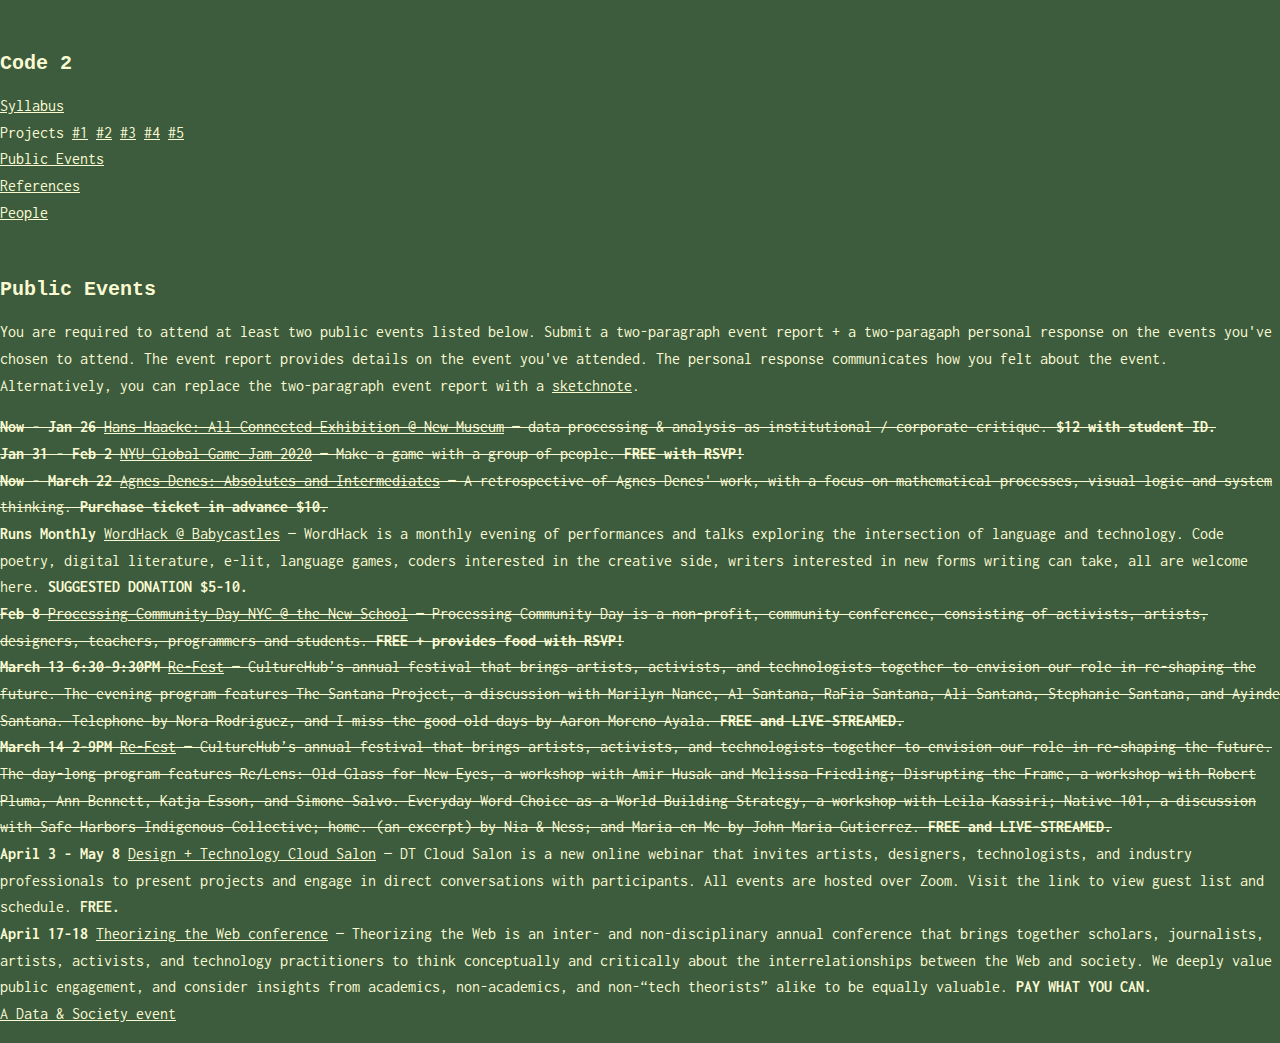
<file: events.html>
<!DOCTYPE html>
<html lang="en">
  <head>
    <title>Code 2</title>
    <meta charset="utf-8" />
    <meta http-equiv="X-UA-Compatible" content="IE=edge" />
    <meta name="viewport" content="width=device-width, initial-scale=1" />

    <!-- import the webpage's stylesheet -->
    <link rel="stylesheet" href="style.css" />

    <!-- import the webpage's javascript file -->
    <script src="/script.js" defer></script>
  </head>
  <body>
    <div class="nav">
      <h1>Code 2</h1>
      <ul>
        <li>
          <a
            href="https://docs.google.com/document/d/16yNNHgZIqe3B8W9TLSEBrOSo2KsAF5qVFqkZ8sEh2mc/edit?usp=sharing"
            target="blank"
            >Syllabus</a
          >
        </li>
         <li>
          Projects <a href="p1.html">#1</a> <a href="p2.html">#2</a>
          <a href="p3.html">#3</a> <a href="p4.html">#4</a> <a href="p5.html">#5</a>
        </li>
        <li><a href="events.html">Public Events</a></li>
        <li><a href="readings.html">References</a></li>
        <li><a href="people.html">People</a></li>
      </ul>
    </div>

    <div class="content">
      <h1>Public Events</h1>

      <p>
        You are required to attend at least two public events listed below.
        Submit a two-paragraph event report + a two-paragaph personal response
        on the events you've chosen to attend. The event report provides details
        on the event you've attended. The personal response communicates how you
        felt about the event. Alternatively, you can replace the two-paragraph
        event report with a
        <a
          href="https://uxdesign.cc/sketchnoting-for-ux-designers-webexpo-conference-captured-by-sketchnotes-29127e11c2d8"
          >sketchnote</a
        >.
      </p>
      <ul>
        <li>
          <del
            ><b>Now - Jan 26</b>
            <a
              href="https://www.newmuseum.org/exhibitions/view/hans-haacke"
              target="blank"
              >Hans Haacke: All Connected Exhibition @ New Museum</a
            >
            &mdash; data processing & analysis as institutional / corporate
            critique. <b>$12 with student ID.</b></del
          >
        </li>

        <li>
          <del>
            <b>Jan 31 - Feb 2</b>
            <a
              href="https://gamecenter.nyu.edu/event/global-game-jam-2020/"
              target="blank"
              >NYU Global Game Jam 2020</a
            >
            &mdash; Make a game with a group of people.
            <b>FREE with RSVP!</b></del
          >
        </li>

        <li>
          <del
            ><b>Now - March 22</b>
          <a
            href="https://theshed.org/program/6-agnes-denes-absolutes-and-intermediates"
            target="blank"
            >Agnes Denes: Absolutes and Intermediates</a
          >
          &mdash; A retrospective of Agnes Denes' work, with a focus on
          mathematical processes, visual logic and system thinking.
            <b>Purchase ticket in advance $10.</b></del>
        </li>

        <li>
          <b>Runs Monthly</b>
          <a href="https://www.babycastles.com/events" target="blank"
            >WordHack @ Babycastles</a
          >
          &mdash; WordHack is a monthly evening of performances and talks
          exploring the intersection of language and technology. Code poetry,
          digital literature, e-lit, language games, coders interested in the
          creative side, writers interested in new forms writing can take, all
          are welcome here.
          <b>SUGGESTED DONATION $5-10.</b>
        </li>

        <li>
          <del
            ><b>Feb 8</b>
            <a href="https://processing.nyc/2020/" target="blank"
              >Processing Community Day NYC @ the New School</a
            >
            &mdash; Processing Community Day is a non-profit, community
            conference, consisting of activists, artists, designers, teachers,
            programmers and students.
            <b>FREE + provides food with RSVP!</b></del
          >
        </li>

        <li>
         <del
            >  <b>March 13 6:30-9:30PM</b>
          <a href="https://www.culturehub.org/refest-2020" target="blank"
            >Re-Fest</a
          >
          &mdash; CultureHub’s annual festival that brings artists, activists,
          and technologists together to envision our role in re-shaping the
          future. The evening program features The Santana Project, a discussion
          with Marilyn Nance, Al Santana, RaFia Santana, Ali Santana, Stephanie
          Santana, and Ayinde Santana. Telephone by Nora Rodriguez, and I miss
          the good old days by Aaron Moreno Ayala.
           <b>FREE and LIVE-STREAMED.</b></del>
        </li>

        <li>
         <del
            >  <b>March 14 2-9PM</b>
          <a href="https://www.culturehub.org/refest-2020" target="blank"
            >Re-Fest</a
          >
          &mdash; CultureHub’s annual festival that brings artists, activists,
          and technologists together to envision our role in re-shaping the
          future. The day-long program features Re/Lens: Old Glass for New Eyes,
          a workshop with Amir Husak and Melissa Friedling; Disrupting the
          Frame, a workshop with Robert Pluma, Ann Bennett, Katja Esson, and
          Simone Salvo. Everyday Word Choice as a World Building Strategy, a
          workshop with Leila Kassiri; Native 101, a discussion with Safe
          Harbors Indigenous Collective; home. (an excerpt) by Nia & Ness; and
          Maria en Me by John Maria Gutierrez.
           <b>FREE and LIVE-STREAMED.</b></del>
        </li>
        
                <li>
          <b>April 3 - May 8</b>
          <a href="https://www.instagram.com/parsons_dt/" target="blank"
            >Design + Technology Cloud Salon</a
          >
          &mdash; DT Cloud Salon is a new online webinar that invites artists, designers, technologists, and industry professionals to present projects and engage in direct conversations with participants. All events are hosted over Zoom. Visit the link to view guest list and schedule.
          <b>FREE.</b>
        </li>

        <li>
          <b>April 17-18</b>
          <a href="https://theorizingtheweb.org/" target="blank"
            >Theorizing the Web conference</a
          >
          &mdash; Theorizing the Web is an inter- and non-disciplinary annual
          conference that brings together scholars, journalists, artists,
          activists, and technology practitioners to think conceptually and
          critically about the interrelationships between the Web and society.
          We deeply value public engagement, and consider insights from
          academics, non-academics, and non-“tech theorists” alike to be equally
          valuable.
          <b>PAY WHAT YOU CAN.</b>
        </li>
        <li>
          <a href="https://datasociety.net/engage/#events" target="blank"
            >A Data & Society event</a
          >
        </li>
      </ul>
    </div>
    <!-- include the Glitch button to show what the webpage is about and
          to make it easier for folks to view source and remix -->
  </body>
</html>
</file>
<file: style.css>
/* CSS files add styling rules to your content */

@import url("https://fonts.googleapis.com/css?family=Inconsolata");

@font-face {
  font-family: "Bespoke-R40K4cJxyk";
  src: url("https://cdn.glitch.com/e65c6bfb-f5bf-4ddf-a967-53a0e911a960%2FBespoke-R40K4cJxyk.eot?v=1598689300115");
  src: url("https://cdn.glitch.com/e65c6bfb-f5bf-4ddf-a967-53a0e911a960%2FBespoke-R40K4cJxyk.eot?v=1598689300115?#iefix")
      format("embedded-opentype"),
    url("https://cdn.glitch.com/e65c6bfb-f5bf-4ddf-a967-53a0e911a960%2FBespoke-R40K4cJxyk.woff?v=1598689300606")
      format("woff"),
    url("https://cdn.glitch.com/e65c6bfb-f5bf-4ddf-a967-53a0e911a960%2FBespoke-R40K4cJxyk.ttf?v=1598689300806")
      format("truetype"),
    url("https://cdn.glitch.com/e65c6bfb-f5bf-4ddf-a967-53a0e911a960%2FBespoke-R40K4cJxyk.svg?v=1598689303109")
      format("svg");
}
/* PLANT IMAGES */
@-webkit-keyframes falling {
  0%   { transform:rotate(0); }
  25% {transform:rotate(45deg);}
  75% {transform:rotate(-45deg);}
  100% { transform:rotate(0); }
}
@-moz-keyframes falling {
  0%   { transform:rotate(0); }
  25% {transform:rotate(45deg);}
  75% {transform:rotate(-45deg);}
  100% { transform:rotate(0); }
}
@-o-keyframes falling {
0%   { transform:rotate(0); }
  25% {transform:rotate(45deg);}
  75% {transform:rotate(-45deg);}
  100% { transform:rotate(0); }
}
@keyframes falling {
   0%   { transform:rotate(0); }
  25% {transform:rotate(45deg);}
  75% {transform:rotate(-45deg);}
  100% { transform:rotate(0); }
}
body#home{
  background: #3D5B3D;
}
body{
  overflow-x: hidden;
  background-color: #3D5B3D;
  color:  lightgoldenrodyellow;
}
#home-panel{
  background: #3D5B3D;
}

hr {
    width: 100%;
    stroke-width: 2px;
}
.plant-icon{
  display: inline-block;
    vertical-align: middle;
}
.plant-icon img{
  height: 100px;
  margin:20px;

  width:auto;
}
.nav-container > div:first-child{
  color: #3D5B3D;
}
.falling-leaves{
  right:0;
  transform: translate(-4%, 28px);
  position: absolute;
  top:0;
  pointer-events: none;
  z-index: 0;
  opacity: 0.8;
  overflow: visible;
  width:100%;
  height:75%;
}
.falling-leaves img{
  position: absolute;
  top:0;
  pointer-events: none;
  border-radius: 0%;
}
.falling-leaves img:nth-child(1){
  right: -40px;
    top: 150px;
  animation: falling 2s ease-in-out 2s forwards;
}
.falling-leaves img:nth-child(2){
    right: 200px;
    top: 170px;
  animation: falling 2s ease-in-out 0.5s forwards;
}
.falling-leaves img:nth-child(3){
  right:450px;
  top:150px;
  animation: falling 2s ease-in-out 0.3s forwards;
}
.falling-leaves img:nth-child(4){
  right:500px;
  top:305px;
  animation: falling 2s ease-in-out 1.5s forwards;
}
.falling-leaves img:nth-child(5){
  right:100px;
  top:450px;
  animation: falling 2s ease-in-out 0.5s forwards;
}
.falling-leaves img:nth-child(6){
  right:187px;
  top:249px;
  animation: falling 2s ease-in-out 0.25s forwards;
}
.falling-leaves img:nth-child(7){
  right: -90px;
    top: 252px;
  animation: falling 4s ease-in-out 1s forwards;
}
.falling-leaves img:nth-child(8){
  right:489px;
  top:550px;
  animation: falling 4s ease-in-out 0.5s forwards;
}
.falling-leaves img:nth-child(9){
      right: 389px;
    top: 380px;
    width: 130px;
    height: auto;
  animation: falling 4s ease-in-out 1.2s forwards;
}
.falling-leaves img:nth-child(10){
      right: -20px;
    top: 450px;
  animation: falling 4s ease-in-out 1s forwards;
}







/* END PLANT IMAGES */
body {
  font-family: "Inconsolata", monospace;
  margin: 0;
  width: 100%;
  height: 100%;
  font-size: 12pt;
  line-height: 20pt;
}

p,
h2,
h3 {
  width: 100%;
  margin-top: 15px;
  margin-bottom: 15px;
  padding: 0;
}

h1 {
  font-family: "Bespoke-R40K4cJxyk", monospace;
  color: lightgoldenrodyellow;
  font-size: 20px;
  line-height: 28px;
  width: 100%;
  margin-top: 50px;
  margin-bottom: 15px;
  padding: 0;
}

h2 {
  font-size: 20px;
  line-height: 28px;
}

h3 {
  font-size: 18px;
  line-height: 26px;
}

h4,
h4 a {
  padding: 0;
  margin: 0;
  color: darkgoldenrod;
  font-style: italic;
  font-weight: normal;
  font-size: 10pt;
  line-height: 14pt;
}

a {
  color: lightgoldenrodyellow;
}
ol,
ul {
  padding: 0;
  margin: 15px 0px;

}

.assignment ul {
  padding-left: 15px;
}



.full-width {
  width: 100%;
}

ul.bullet {
  list-style-type: none;
}

li.bullet {
  /*   list-style-type: "- "; */
  margin: 0;
  padding: 0;
}

li.bullet a {
  color: #3D5B3D;
}

li a {
  color: lightgoldenrodyellow;
  text-decoration: underline;
}

.nav-container {
  display: flex;
  flex-wrap: wrap;
  background-color: lightgoldenrodyellow;
}

.nav-container-content {
  flex: 1 0 auto;
}

.nav-container > div {
  margin: 5px;
  padding: 20px 10px;
  text-align: center;
  font-family: "Bespoke-R40K4cJxyk", monospace;
  font-size: 14pt;
  vertical-align: bottom;
}

.nav-container a {
  color: #3D5B3D;
  text-decoration: none;
}

.main-container {
  display: flex;
  flex-wrap: wrap;
  flex-direction: row;
  align-content: flex-start;
}
#main-panel{
  position: relative;
  max-width: 60%;
}
.main-container .gist, .main-container video{
  max-width:  100% !important;
  position: relative;
}
.main-container > div {
  padding: 3%;
}

#sub-nav {
  flex: 1;
  font-size: 20px;
  line-height: 28px;
  text-align: right;
  margin-top: 35px;
  width: 100%;
  text-align: left;
}

div#sub-nav ul {
  list-style-type: none;
}

div#sub-nav ul li {
  margin-bottom: 10px;
}
div#sub-nav ul li a {
  text-decoration: none;
  color: lightgoldenrodyellow;
}

div#sub-nav ul li a:hover {
  text-decoration: underline;
  color: lightgoldenrodyellow;
}

#main-panel {
  flex: 2.5;
  display: flex;
  flex-wrap: wrap;
  flex-direction: row;
  padding-right: 10%;
  margin: 0;
}

.date {
  flex: 1;
}

.outline {
  flex: 6;
}

#home-panel {
  flex: 1;
}

.assignment-grid-container {
  display: grid;
  grid-template-columns: auto auto auto;
  margin: 15px 0px;
  padding: 0px;
}
.assignment-grid-item {
  border: none;
  margin: 0;
  padding-right: 20px;
  text-align: left;
}

.rubric-grid-container {
  display: grid;
  grid-template-columns: auto auto auto auto auto;
  grid-gap: 3px;
  margin: 30px 0px;
  padding: 0px;
}
.rubric-grid-item {
  border: none;
  margin: 0;
  padding: 10px;
  font-size: 10pt;
  line-height: 12pt;
  text-align: left;
  box-shadow: 0 0 0 3px black;
}

.two-grid-container {
  display: grid;
  grid-template-columns: auto auto;
  margin-bottom: 3%;
  padding: 20px;
  background-color: #3D5B3D;
  color: white;
}

.two-grid-item {
  width: 300px;
  border: none;
  margin-right: 50px;
  text-align: left;
}

.block {
  display: block;
  width: 100%;
  margin: 0;
  padding: 0;
}

.btn,
p.itemPara {
  padding: 12px 16px;
  margin: 2px;
}

a.itemLink,
p.itemPara {
  float: left;
  display: inline-block;
  border-radius: 12px;
  background-color: #f1f1f1;
}

.filterDiv,
.show {
  float: left;
  width: 100%;
}

.filterDiv,
.show,
.btn {
  margin: 2px 2px;
}

.filterDiv {
  display: none;
}

.show {
  display: inline-block;
}

#myBtnContainer {
  margin-bottom: 20px;
}

.container {
  margin-bottom: 20px;
  overflow: hidden;
}

/* Style the buttons */
.btn {
  border-radius: 12px;
  font-size: 14px;
  border: none;
  outline: none;
  cursor: pointer;
}

.btn.tech:hover {
  background-color: #ffb3ff;
}

.btn.active {
  color: white;
}
.btn.tech.active {
  background-color: #cc00cc;
  color: white;
}

.btn.tech {
  background-color: #ffe6ff;
}

.btn.topic {
  background-color: #e6f2ff;
}

.btn.topic:hover {
  background-color: #b3d7ff;
}

.btn.topic.active {
  background-color: #0077ff;
}

#reading-table {
  border-collapse: collapse;
  word-break: break-word;
}

#reading-table th,
td {
  border: 1px solid #dddddd;
  text-align: left;
  padding: 8px;
  vertical-align: top;
  line-height: 1.3em;
}

#reading-table tr:nth-child(even) {
  background-color: rgba(0, 255, 0, 0.06);
}

#reading-table ul {
  padding-left: 20px;
  padding-bottom: 0px;
}

.reading-header {
  width: 46%;
}

#table-panel {
  width: 100%;
}

.divider-mobile {
  display: none;
}



iframe {
  margin: 0;
  padding: 0;
  border: none;
  width: 100%;
  height: 400px;
  display: inline-block;
  float: left;
  margin-bottom: 2%;
}


.blackBox {
  display: inline-block;
  background-color: #3D5B3D;
  width: 100%;
  height: 100%;
}
.splash {
  display: block;
  width: 500px;
  color: lightgoldenrodyellow;
  padding: 5%;
  font-family: "Bespoke-R40K4cJxyk", monospace;
  font-size: 40px;
  line-height: 50px;
}
.splash a {
  color: lightgoldenrodyellow;
  text-decoration: none;
}

img {
  height: 152px;
  display: inline-block;
  float: left;
  margin-bottom: 2%;
  margin-right: 2%;
/*  border:   1px solid darkgoldenrod;
  box-shadow: 1px 1px 3px darkgoldenrod;*/
}

.inline-img{
  display: block;
  width: 600px;
  height: auto;
  margin-bottom: 3%;
}

.full-width-box {
  width: 100%;
  margin-bottom: 2%;
  display: inline-block;
  float: left;
}

.scriptBox{
  display: inline-box;
  float: left;
  width: 650px;
}

/*  MOBILE */
@media only screen and (max-width: 600px) {
  .falling-leaves{
      margin-top: 70%;
  }
  .nav-container{
    position: relative;
    z-index: 1;
  }

  .title {
    width: 100vw;
  }
  .splash{
    width: auto;
  }
  .divider-mobile {
    display: block;
    border: 0.1px solid #3D5B3D;
  }
  .main-container {
    display: block;
  }

  .main-container div {
    display: block;
  }

  .assignment-grid-container {
    display: grid;
    grid-template-columns: auto auto auto;
  }

  #main-panel {
    padding: 1em;
  }

  #main-panel li,
  ol {
    margin-left: 15px;
  }

  #main-panel h1,
  h2 {
    margin-top: 15px;
    margin-bottom: 0;
  }

  #sub-nav {
    text-align: left;
    margin: 0;
    width: auto;
  }
.falling-leaves img{
  height: 100px;
  left: 0;
  top: 50%;
}
.falling-leaves img:nth-child(1){
  left: 280px;
  top: 50%;
}
.splash{
  font-size: 25px;
}
.falling-leaves img:nth-child(2){
  left: 150px;
  top: 50%;
}
.falling-leaves img:nth-child(3){
  left: 50px;
  top: 50%;
}
  .nav-container div {
    display: inline-block;
    padding: 5px;
  }
#main-panel{
  position: relative;
  max-width: 100%;
}
  #reading-table td ul {
    margin: 0 0 0 -20px;
  }

  .two-grid-container {
    overflow: hidden;
  }

  .people {
    margin-left: -15px;
  }
}
</file>
<file: old_code_2_website_files/style.css>
/* CSS files add styling rules to your content */

@import url("https://fonts.googleapis.com/css?family=Inconsolata");

body {
  font-family: "Inconsolata", monospace;
  margin: 2em;
  width: 100%;
  height: 100%;
}

h1 {
  color: #373fff;
  font-size: 18pt;
}

h2 {
  font-size: 18pt;
}

h5{
  font-size:12pt;
  background-color:lightyellow;
}

/* button {
  font-family: "Inconsolata", monospace;
  background-color: black;
  border: none;
  color: white;
  padding: 10px 10px;
  width: 100%;
  /*   text-align: center; */
  text-decoration: none;
  display: inline-block;
  font-size: 16px;
  margin: 30px 2px;
  cursor: pointer;
} */

p {
  font-size: 12pt;
  line-height: 20pt;
}

.left {
  width: 15%;
  padding: 1% 1% 1% 0;
  float: left;
  display: inline-block;
  /*   background-color: red; */
}

.center {
  width: 15%;
  padding: 1%;
  float: left;
  display: inline-block;
}

.right {
  width: 60%;
  padding: 1%;
  float: left;
  display: inline-block;
}

.nav {
  position:fixed;
  padding: 2%;
  width: 26%;
  height: 100%;
  display: inline-block;
  float: left;
}

.content {
  padding: 2%;
  margin-right:6%;
  width: 60%;
  display: inline-block;
  float: right;
}

ul {
  margin: 0;
  padding: 0;
}

li {
  font-size: 12pt;
  list-style-type: none;
  padding-bottom: 1em;
}

li.bullet {
  list-style-type: "- ";
  margin: 1%;
  padding: 0;
}

li.bullet a {
  color: blue;
}

li a {
  color: black;
  /*   text-decoration: none; */
}

iframe {
  margin: 0;
  padding: 0;
  border: none;
  width: 100%;
  height: 400px;
  display: inline-block;
  float: left;
  margin-bottom: 2%;
}

.full-width-box {
  width: 100%;
  margin-bottom: 2%;
  display: inline-block;
  float: left;
}

img {
  height: 300px;
  display: inline-block;
  float: left;
  margin-bottom: 2%;
  margin-right: 2%;
}

body .gist .gist-file {
  margin-bottom: 0;
  border: 1px dashed #adb5bd;
  border-radius: 0;
}

body .gist .gist-data {
  border-bottom: none;
  border-radius: 0;
  background-color: #f1f3f5;
}

body .gist .blob-wrapper {
  border-radius: 0;
}

body .gist .highlight {
  background-color: transparent;
  font-family: "Droid Sans Mono", monospace;
  font-size: 14px;
}

body .gist .highlight td {
  padding: 5px 15px !important;
  line-height: 1;
  font-family: inherit;
  font-size: inherit;
}

body .gist tr:first-child td {
  padding-top: 15px !important;
}

body .gist tr:last-child td {
  padding-bottom: 15px !important;
}

body .gist .blob-num {
  color: #ced4da;
  background-color: #495057;
  pointer-events: none;
}

body .gist .gist-meta {
  display: none;
}

.nav-link {
  font-size: 18px;
  line-height: 27px;
  cursor: pointer;
}
.nav-link a,
.nav-link a:visited {
  color: black;
  text-decoration: none;
}

#toggle {
  display: none;
}

@media only screen and (max-width: 600px) {
  body {
    font-family: "Inconsolata", monospace;
    margin: 1%;
    width: 98%;
    height: 100%;
  }
  .nav {
    position:relative;
    width: 100%;
  }
  .content {
    width: 100%;
    float: left;
  }

  img {
    width: 100%;
    height: auto;
  }
}

canvas {
  display: block;
}

#p5pos{
  width:100%;
  float:right;
}

.grid-container {
  display: grid;
  grid-template-columns: 200px 200px 200px;
/*   background-color: #2196F3; */
/*   padding: 10px; */
}

.grid-item {
  border: none;
  padding-top: 10px;
  padding-bottom: 10px;
  text-align: center;
}

img.profile{
  width:100%;
  height: 200px;
}
</file>
